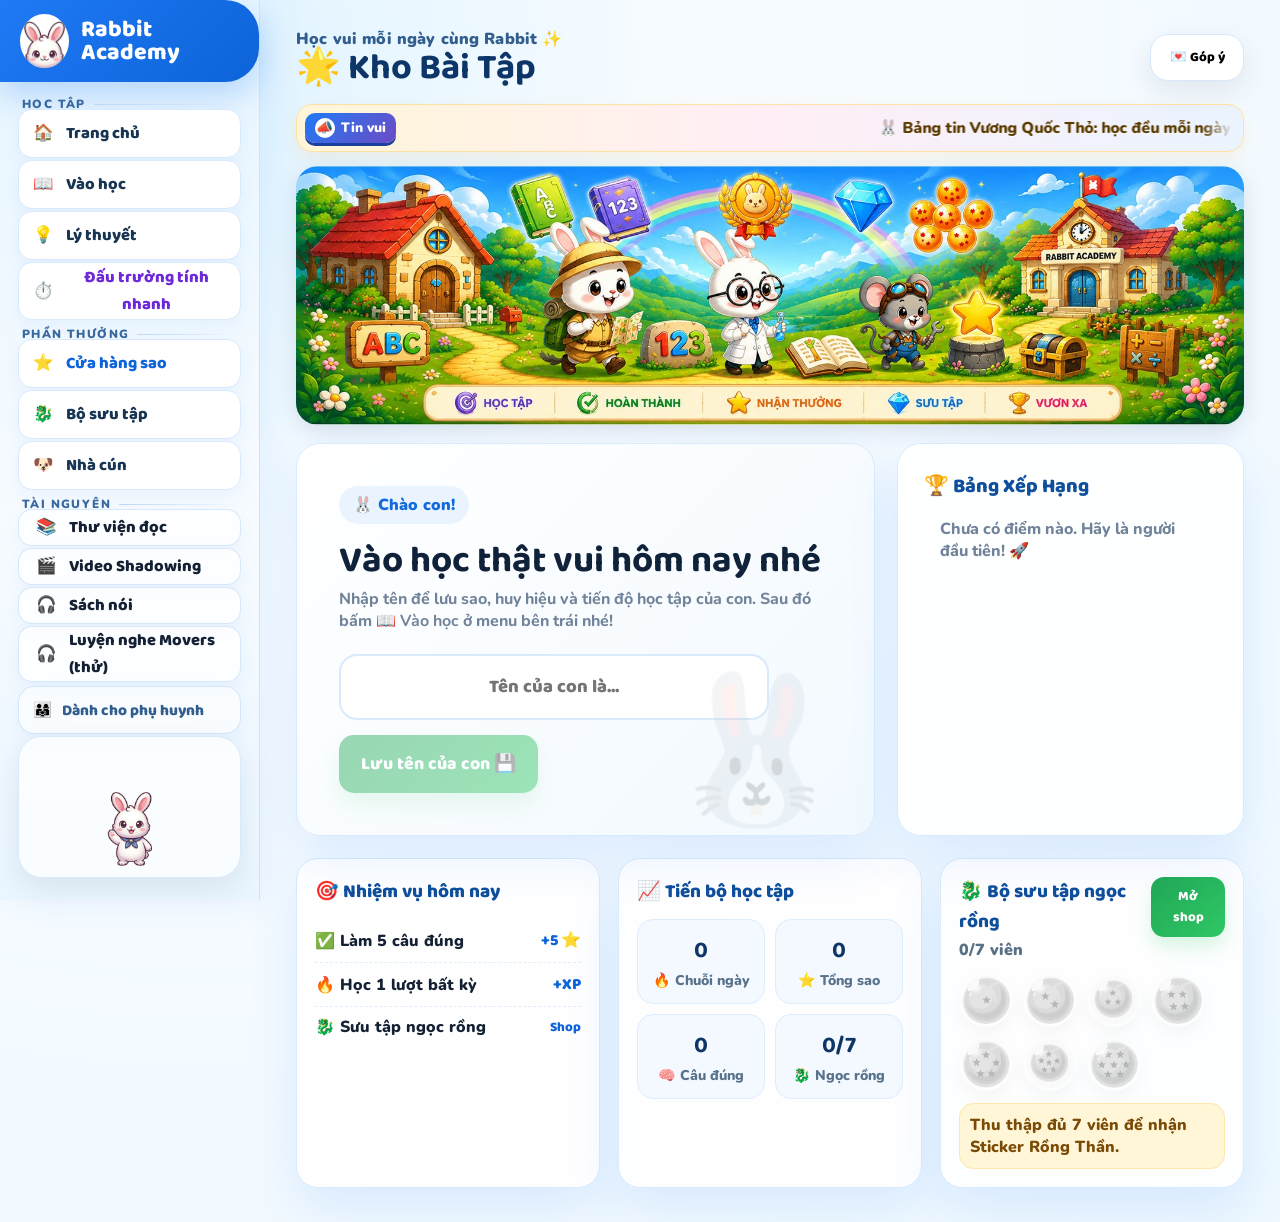
<file: index.html>
<!DOCTYPE html>
<html lang="vi">
<head>
  <meta charset="UTF-8" />
  <meta name="viewport" content="width=device-width, initial-scale=1.0" />
  <meta http-equiv="Cache-Control" content="no-cache, no-store, must-revalidate" />
  <meta http-equiv="Pragma" content="no-cache" />
  <meta http-equiv="Expires" content="0" />
  <!-- Chế độ thử (?pilot=1): vùng lưu riêng — phải nạp trước mọi script -->
  <script src="js/pilot-guard.js?v=20261012qt2"></script>

  <title>Rabbit Academy – Học vui cùng Anh Thư</title>

  <meta name="description"
        content="Rabbit Academy - Học vui cùng Anh Thư. Kho bài tập Toán, Tiếng Việt, Tiếng Anh lớp 2 và lớp 3, có sao thưởng, bộ sưu tập và báo cáo cho bố mẹ.">

  <!-- Favicon -->
  <link rel="icon" href="images/favicon.ico" sizes="any">
  <link rel="icon" type="image/png" sizes="192x192" href="images/rabbit-icon-192.png">
  <link rel="apple-touch-icon" sizes="180x180" href="images/apple-touch-icon.png">

  <!-- Preview khi share link -->
  <meta property="og:title" content="Rabbit Academy – Học vui cùng Anh Thư">
  <meta property="og:description"
        content="Kho bài tập Toán, Tiếng Việt, Tiếng Anh cho học sinh lớp 2 và lớp 3">
  <meta property="og:image" content="images/rabbit-og-image.png">
  <meta property="og:type" content="website">

  <meta name="theme-color" content="#1f7af5">

  <link href="https://fonts.googleapis.com/css2?family=Baloo+2:wght@400;600;700;800&family=Nunito:wght@400;600;700;800;900&display=swap" rel="stylesheet" />

  <link rel="stylesheet" href="audiobooks.css?v=20261014catalog13" />
  <link rel="stylesheet" href="style.css?v=20261102sp1" />
  <link rel="stylesheet" href="mobile-compact.css?v=20261119th1" />
  <link rel="stylesheet" href="decor.css?v=20261007c" />
  <link rel="stylesheet" href="qtypes.css?v=20261031sf1" />
  <link rel="stylesheet" href="theory.css?v=20261119th6" />
  <style>
    /* Hero banner trang chu - dung aspect-ratio dung ti le anh (~2.3:1) de
       banner LUON keo sat 2 mep (full width) MA KHONG can cat/zoom anh,
       bat ke man rong hay hep. */
    /* Hero banner trang chu - anh moi da duoc xuat dung ti le det (3.66:1)
       nen chi can dat dung aspect-ratio, khong phai lech object-position. */
    .home-hero-banner{
      width:100%;
      aspect-ratio: 3.66 / 1;
      margin:0 0 18px 0;
      border-radius:22px;
      overflow:hidden;
      box-shadow:0 6px 22px rgba(30,64,120,.14);
      line-height:0;
      background:#bfe6ff; /* mau nen tam thoi truoc khi anh tai xong */
    }
    .home-hero-banner img{
      width:100%;
      height:100%;
      object-fit:cover;
      object-position:center;
      display:block;
    }
    @media (max-width:600px){
      .home-hero-banner{
        aspect-ratio: 3.2 / 1; /* hep hon mot chut tren mobile cho gon */
        border-radius:16px;
        margin-bottom:14px;
      }
    }
  </style>
  <link rel="stylesheet" href="companion.css?v=20261119th1">
</head>
<body class="on-home">
  <div class="app-shell">
    <aside class="side-rail rail-with-companion">
      <div class="brand-block">
        <div class="brand-bunny"><img src="images/mascot/tho-avatar.webp?v=1" alt="Thỏ"></div>
        <div>
          <div class="brand-name">Rabbit Academy</div>
        </div>
      </div>

      <div class="rail-label">Học tập</div>
      <button class="rail-btn btn-nav" data-screen="register">🏠 <span class="lbl-long">Trang chủ</span><span class="lbl-short">Trang chủ</span></button>
      <button class="rail-btn btn-nav rail-btn-learn" data-screen="learn">📖 <span>Vào học</span></button>
      <button class="rail-btn btn-nav rail-btn-theory" data-screen="theory" title="Xem lại quy tắc khi quên">💡 <span>Lý thuyết</span></button>
      <button class="rail-btn btn-nav rail-btn-arena" data-screen="arena">⏱️ <span class="lbl-long">Đấu trường tính nhanh</span><span class="lbl-short">Tính nhanh</span></button>
      <div class="rail-label">Phần thưởng</div>
      <button class="rail-btn btn-nav" data-screen="shop">⭐ <span class="lbl-long">Cửa hàng sao</span><span class="lbl-short">Cửa hàng</span></button>
      <button class="rail-btn btn-nav" data-screen="collection">🐉 <span class="lbl-long">Bộ sưu tập</span><span class="lbl-short">Sưu tập</span></button>
      <button class="rail-btn btn-nav" data-screen="pet">🐶 <span>Nhà cún</span></button>
      <button class="rail-btn btn-nav hidden" data-screen="tournament">🏆 <span>Giải đấu</span></button>
      <div class="rail-label">Tài nguyên</div>
      <a class="rail-btn rail-link" href="https://padlet.com/buidanghongvan/grade-2-reading-library-icpys7pe3icyzhyb" target="_blank" rel="noopener noreferrer">📚 <span>Thư viện đọc</span></a>
      <a class="rail-btn rail-link" href="https://drive.google.com/drive/folders/176blqzrDt_KvZmekcqjDcThJdLGqdrP8" target="_blank" rel="noopener noreferrer">🎬 <span>Video Shadowing</span></a>
      <a class="rail-btn rail-link" href="https://thdoanthidiem.thuvien.edu.vn/tai-lieu/sach-noi" target="_blank" rel="noopener noreferrer" title="Danh mục sách nói — Thư viện Tiểu học Đoàn Thị Điểm">🎧 <span>Sách nói</span></a>
      <a class="rail-btn rail-link" href="/?pilot=1&amp;movers=1" target="_blank" rel="noopener noreferrer" title="Nghe thử Movers trong vùng riêng, không tính tiến độ học thật">🎧 <span>Luyện nghe Movers (thử)</span></a>
      <div class="rail-spacer"></div>
      <a class="rail-parent-link" href="#" id="footerParent">👨‍👩‍👧 <span class="lbl-long">Dành cho phụ huynh</span><span class="lbl-short">Phụ huynh</span></a>

      <div class="rail-mascot rail-companion">
        <div class="companion-bubble" role="status" aria-live="polite"></div>
        <button type="button" class="companion-button" title="Bấm Thỏ để xem lời cổ vũ" aria-label="Thỏ đồng hành — bấm để xem lời cổ vũ">
          <img src="images/mascot/tho-vay-tay.webp?v=1" alt="">
        </button>
      </div>
    </aside>

    <div class="app-content">
      <header class="topbar">
        <div>
          <div class="top-kicker" id="topKicker">Học vui mỗi ngày cùng Rabbit ✨</div>
          <h1>🌟 Kho Bài Tập</h1>
        </div>
        <div class="top-actions">
          <button class="pill-action" id="btnFeedback">💌 Góp ý</button>
        </div>
      </header>

      <main class="main">
        <section class="screen active" id="screenRegister">
          <div id="homeGreet" class="home-greet hidden"></div>
          <div id="homeProfile" class="home-card home-profile hidden"></div>
          <div id="todayCard" class="today-card hidden" aria-live="polite"></div>
          <div id="homeSide" class="home-side hidden">
            <div id="weekCard" class="week-card"></div>
            <div id="homeCollection" class="home-card home-coll"></div>
            <div id="homeBoard" class="home-card home-board"></div>
          </div>
          <div class="home-hero-banner">
            <img src="images/hero-banner.jpg?v=20261007c" alt="Vương Quốc Thỏ - Bé chăm học, mỗi ngày một giỏi"
                 onerror="this.closest('.home-hero-banner').style.display='none';" />
          </div>
          <div class="welcome-grid">
            <div class="hero-card">
              <div class="hero-badge">🐰 Chào con!</div>
              <h2>Vào học thật vui hôm nay nhé</h2>
              <p id="heroIntro">Nhập tên để lưu sao, huy hiệu và tiến độ học tập của con. Sau đó bấm <b>📖 Vào học</b> ở menu bên trái nhé!</p>
              <div id="heroRegister">
                <input class="name-input" id="nameInput" type="text" placeholder="Tên của con là..." maxlength="20" />
                <button class="btn-primary mt-15" id="btnStart" disabled>Lưu tên của con 💾</button>
              </div>
              <div id="heroWelcome" class="hero-welcome hidden">
                <div class="hero-welcome-emoji">🎉</div>
                <div class="hero-welcome-text">
                  <b id="heroWelcomeName">Xin chào!</b>
                  <span>Chúc mừng con đã điểm danh thành công, chúc con học tập thật vui vẻ nhé! 🌟</span>
                </div>
                <button class="btn-primary mt-15 btn-nav" data-screen="learn">📖 Vào học ngay</button>
              </div>
            </div>

            <div class="leaderboard-card card">
              <div class="card-subtitle">🏆 Bảng Xếp Hạng</div>
              <div class="lb-grade-tabs" id="lbGradeTabs">
                <button class="lb-grade-tab" data-grade="lop2">Lớp 2</button>
                <button class="lb-grade-tab" data-grade="lop3">Lớp 3</button>
                
              </div>
              <div id="lbList"><div class="loading-text">Đang tải xếp hạng...</div></div>
            </div>
          </div>

          <div class="home-widgets" id="homeWidgets">
            <div class="home-widget-card mission-card">
              <div class="home-widget-title">🎯 Nhiệm vụ hôm nay</div>
              <div id="dailyMissionList" class="mission-list"><div class="mission-line"><span>✅ Làm 5 câu đúng</span><b>+5 ⭐</b></div><div class="mission-line"><span>🔥 Học 1 lượt bất kỳ</span><b>+XP</b></div><div class="mission-line"><span>🐉 Sưu tập ngọc rồng</span><b>Shop</b></div></div>
            </div>
            <div class="home-widget-card progress-card">
              <div class="home-widget-title">📈 Tiến bộ học tập</div>
              <div id="learningProgressGrid" class="progress-mini-grid"><div class="progress-mini"><b>1</b><span>🔥 Chuỗi ngày</span></div><div class="progress-mini"><b>0</b><span>⭐ Tổng sao</span></div><div class="progress-mini"><b>0</b><span>🧠 Câu đúng</span></div><div class="progress-mini"><b>#1</b><span>🏆 Lớp 2</span></div></div>
            </div>
            <div class="home-widget-card dragon-card">
              <div class="home-widget-head">
                <div>
                  <div class="home-widget-title">🐉 Bộ sưu tập ngọc rồng</div>
                  <div id="dragonProgressText" class="dragon-progress-text">0/7 viên</div>
                </div>
                <button class="mini-green-btn" id="btnOpenDragonShop" type="button">Mở shop</button>
              </div>
              <div id="homeDragonBalls" class="dragon-ball-row"><div class="dragon-ball-icon locked"><img src="images/rewards/dragonballs/dragonball_1.png" alt="Ngọc rồng 1 sao" onerror="this.style.display='none';this.parentNode.querySelector('.dragon-fallback').style.display='grid';"><span class="dragon-fallback" style="display:none">★</span></div><div class="dragon-ball-icon locked"><img src="images/rewards/dragonballs/dragonball_2.png" alt="Ngọc rồng 2 sao" onerror="this.style.display='none';this.parentNode.querySelector('.dragon-fallback').style.display='grid';"><span class="dragon-fallback" style="display:none">★★</span></div><div class="dragon-ball-icon locked"><img src="images/rewards/dragonballs/dragonball_3.png" alt="Ngọc rồng 3 sao" onerror="this.style.display='none';this.parentNode.querySelector('.dragon-fallback').style.display='grid';"><span class="dragon-fallback" style="display:none">★★★</span></div><div class="dragon-ball-icon locked"><img src="images/rewards/dragonballs/dragonball_4.png" alt="Ngọc rồng 4 sao" onerror="this.style.display='none';this.parentNode.querySelector('.dragon-fallback').style.display='grid';"><span class="dragon-fallback" style="display:none">★★★★</span></div><div class="dragon-ball-icon locked"><img src="images/rewards/dragonballs/dragonball_5.png" alt="Ngọc rồng 5 sao" onerror="this.style.display='none';this.parentNode.querySelector('.dragon-fallback').style.display='grid';"><span class="dragon-fallback" style="display:none">★★★★★</span></div><div class="dragon-ball-icon locked"><img src="images/rewards/dragonballs/dragonball_6.png" alt="Ngọc rồng 6 sao" onerror="this.style.display='none';this.parentNode.querySelector('.dragon-fallback').style.display='grid';"><span class="dragon-fallback" style="display:none">★★★★★★</span></div><div class="dragon-ball-icon locked"><img src="images/rewards/dragonballs/dragonball_7.png" alt="Ngọc rồng 7 sao" onerror="this.style.display='none';this.parentNode.querySelector('.dragon-fallback').style.display='grid';"><span class="dragon-fallback" style="display:none">★★★★★★★</span></div></div>
              <div id="dragonHint" class="dragon-hint">Thu thập đủ 7 viên để nhận Sticker Rồng Thần.</div>
            </div>
          </div>
        </section>

        <section class="screen" id="screenGrade">
          <div class="page-heading centered">
            <div class="heading-icon">🎓</div>
            <h2>Con đang học lớp mấy?</h2>
            <p>Chọn lớp của con để vào học nhé!</p>
          </div>
          <div class="grade-grid">
            <div class="grade-card" data-grade="lop2"><div class="grade-icon">📗</div><div class="grade-name">Lớp 2</div><div class="grade-status">✅ Đang mở</div></div>
            <div class="grade-card" data-grade="lop3"><div class="grade-icon">📘</div><div class="grade-name">Lớp 3</div><div class="grade-status">✅ Đang mở</div></div>
            <div class="grade-card grade-locked hidden" data-grade="lop4"><div class="grade-icon">📙</div><div class="grade-name">Lớp 4</div><div class="grade-status">🌴 Nghỉ hè</div></div>
            <div class="grade-card grade-locked hidden" data-grade="lop5"><div class="grade-icon">📕</div><div class="grade-name">Lớp 5</div><div class="grade-status">🌴 Nghỉ hè</div></div>
          </div>
        </section>

        <section class="screen" id="screenSubject">
          <div class="learning-layout">
            <section class="learn-panel">
              <div class="page-heading row-heading">
                <button class="btn-nav soft-back" data-screen="grade">← Đổi lớp</button>
                <div>
                  <h2 id="currentGradeLabel">📚 Lớp 3 - Học gì hôm nay?</h2>
                  <p>Chọn môn học con thích nhé!</p>
                </div>
              </div>
              <div id="subjectList" class="subject-list"></div>
            </section>

            <aside class="profile-panel">
              <div class="profile-card">
                <div class="profile-top">
                  <div class="profile-avatar">🐰</div>
                  <div>
                    <div class="card-title-small" id="subName">Chào con!</div>
                    <div id="title-area" class="title-tag">🌱 Người mới bắt đầu</div>
                  </div>
                </div>
                <div class="profile-stars">⭐ <b id="profileStarMirror">0</b><span>Sao của con</span></div>
                <div id="badge-area" class="badge-area"></div>
                <button class="btn-primary btn-small" id="btnRedeemBadge">🏅 Nâng cấp huy hiệu</button>
              </div>

              <div class="profile-card inventory-card">
                <div class="panel-title">🎒 Túi đồ</div>
                <div id="inventory-area" class="inventory-area"><div class="empty-inventory">Túi đồ trống. Hãy tích sao để mua sticker nhé! 🌟</div></div>
                <button class="btn-secondary btn-nav" data-screen="shop">🏪 Mở cửa hàng</button>
              </div>
            </aside>
          </div>
        </section>

        <section class="screen" id="screenTopic">
          <div class="quiz-hdr glassbar">
            <button class="btn-nav" data-screen="subject">🏠 <span>Trang chủ</span></button>
            <div id="topicMenuTitle" class="quiz-hdr-title">Chọn chủ đề</div>
          </div>
          <div id="topicList" class="topic-list"></div>
        </section>

        <section class="screen" id="screenQuiz">
          <div class="quiz-wrap">
            <div class="quiz-hdr glassbar">
              <button class="btn-nav" data-screen="topic">← <span>Quay lại</span></button>
              <div class="score-badge">⭐ <span id="scoreDisp">0</span></div>
            </div>
            <div class="prog-bar"><div class="prog-fill" id="progFill"></div></div>
            <div class="question-card card">
              <div class="quiz-topic-name" id="quizTopicName"></div>
              <div id="qText" class="q-text"></div>
              <div id="qGloss" class="q-gloss hidden" lang="vi"></div>
              <div id="qImage" class="q-image" style="display:none"></div>
            </div>
            <div class="answers" id="ansGrid"></div>
            <div class="feedback" id="feedback"><div id="fbText" class="fb-text"></div><div id="fbAns" class="fb-ans"></div></div>
            <button class="btn-next hidden" id="btnNext">Câu tiếp theo →</button>
          </div>
        </section>

        <section class="screen" id="screenResult">
          <div class="result-wrap">
            <div class="result-card card">
              <div class="result-emoji" id="resMascot">🎉</div>
              <div class="result-title">Hoàn thành rồi!</div>
              <div id="resScore" class="result-score">0/10</div>
              <div class="result-msg">Con đã tích thêm được sao rồi đấy!</div>
              <div id="resExtra" class="res-extra"></div>
              <button class="btn-secondary res-pick" id="btnContinue">📚 Chọn bài khác</button>
            </div>
          </div>
        </section>

        <section class="screen" id="screenShop">
          <div class="shop-layout">
            <section class="shop-board">
              <div class="shop-hero">
                <div>
                  <div class="shop-kicker">🏪 Cửa hàng đổi thưởng</div>
                  <h2>Cửa hàng của bé</h2>
                  <p>Dùng sao để đổi sticker, huy hiệu và phần thưởng thú vị nhé!</p>
                </div>
                <div class="shop-stars-card"><div class="star-big">⭐</div><div><b id="shopStarCount">0</b><span>Sao của bạn</span></div></div>
              </div>
              <div class="shop-panel-header">
                <div><h3>🎁 Phần thưởng</h3><p>Mỗi phần thưởng chỉ cần đổi 1 lần.</p></div>
                <select id="shopFilter" class="shop-filter"><option value="all">Tất cả</option><option value="affordable">Đủ sao</option><option value="owned">Đã sở hữu</option></select>
              </div>
              <div id="shopItems" class="reward-grid"></div>
              <div class="shop-note">💡 Mỗi ngày học một chút, sao sẽ nhiều lên rất nhanh!</div>
            </section>

            <aside class="shop-status-panel">
              <div class="badge-showcase">
                <h3>🏅 Huy hiệu của bạn</h3>
                <div id="shopBadgePreview" class="badge-preview-empty">Chưa có huy hiệu</div>
                <button class="shop-upgrade-btn" id="btnRedeemBadgeShop">Nâng cấp huy hiệu</button>
              </div>
              <div class="badge-upgrade-list">
                <div class="upgrade-row"><span>🥉 Đồng</span><b>10 ⭐</b></div>
                <div class="upgrade-row"><span>🥈 Bạc</span><b>20 ⭐</b></div>
                <div class="upgrade-row"><span>🥇 Vàng</span><b>30 ⭐</b></div>
              </div>
              <div class="tip-box"><b>🌟 Mẹo nhỏ</b><ul><li>Hoàn thành bài tập để nhận sao.</li><li>Ôn lại câu sai để tiến bộ.</li><li>Đổi quà để có thêm động lực.</li></ul></div>
            </aside>
          </div>
        </section>

        <section class="screen" id="screenArena">
          <div class="arena-wrap">
            <div class="quiz-hdr glassbar">
              <button class="btn-nav" data-screen="register">🏠 <span>Trang chủ</span></button>
              <div class="quiz-hdr-title">⏱️ Đấu trường tính nhanh</div>
              <span></span>
            </div>
            <div id="arenaBody"></div>
          </div>
        </section>

        <section class="screen" id="screenCollection">
          <div class="collection-wrap">
            <div class="quiz-hdr glassbar">
              <button class="btn-nav" data-screen="subject">🏠 <span>Trang chủ</span></button>
              <div class="quiz-hdr-title">🐉 Bộ sưu tập ngọc rồng</div>
              <button class="btn-primary" id="btnCollectionShop" type="button">Mở shop</button>
            </div>
            <div class="collection-hero card">
              <div>
                <div class="shop-kicker">🎒 Bộ sưu tập</div>
                <h2>Thu thập 7 viên ngọc rồng</h2>
                <p>Đủ 7 viên sẽ tự mở khóa Sticker Rồng Thần trong túi đồ.</p>
              </div>
              <div id="collectionRewardBadge" class="collection-reward-badge">🐉</div>
            </div>
            <div id="collectionDragonGrid" class="collection-dragon-grid"></div>
            <div id="collectionStickerArea"></div>
          </div>
        </section>

        <section class="screen" id="screenPin">
          <div class="pin-wrap"><div class="card pin-card"><div class="card-title">👨‍👩‍👧 Khu vực Bố Mẹ</div><div class="pin-desc">Nhập mã PIN 4 số để xem báo cáo học tập của con</div><input type="password" inputmode="numeric" maxlength="4" pattern="[0-9]*" class="pin-input" id="pinInput" placeholder="••••" /><div id="pinError" class="pin-error hidden">Sai mã PIN. Thử lại nhé!</div><button class="btn-primary mt-15" id="btnPinSubmit">Vào xem 🔓</button><button class="btn-secondary mt-15" id="btnPinBack">← Quay lại</button><div class="pin-hint" id="pinHint"></div></div></div>
        </section>

        <section class="screen" id="screenParent">
          <div class="parent-wrap">
            <div class="quiz-hdr glassbar"><button class="btn-nav" data-screen="register">🏠 <span>Trang chủ</span></button><div class="quiz-hdr-title">📊 Báo cáo học tập</div><button class="btn-nav" id="btnChangePin">🔑 Đổi PIN</button></div>
            <div class="card card-compact"><label class="parent-label">Xem báo cáo của:</label><select id="parentNameSelect" class="parent-select"></select></div>
            <div class="card" id="parentSummary"><h3 class="parent-section-title">📈 Tóm tắt 7 ngày gần nhất</h3><div id="summaryContent"><div class="loading-text">Đang tải...</div></div></div>
            <div class="card" id="parentDaily"><h3 class="parent-section-title">📅 Chi tiết theo ngày</h3><div id="dailyContent"><div class="loading-text">Đang tải...</div></div></div>
          </div>
        </section>
        <section class="screen" id="screenTournament">
          <div class="quiz-hdr glassbar">
            <button class="btn-nav" data-screen="register">🏠 <span>Trang chủ</span></button>
            <div class="quiz-hdr-title">🏆 Giải đấu</div>
          </div>
          <div class="coming-soon-wrap">
            <div class="coming-soon-card card">
              <div class="coming-soon-emoji">🏆</div>
              <h2>Giải đấu — Sắp ra mắt!</h2>
              <p>Sắp tới các bé sẽ được thi đấu vui cùng bạn bè, leo bảng xếp hạng và nhận huy chương. Hãy chăm học để sẵn sàng nhé! 🌟</p>
              <button class="btn-primary btn-nav" data-screen="learn">📖 Vào học ngay</button>
            </div>
          </div>
        </section>
        <section class="screen" id="screenTheory" aria-label="Lý thuyết">
          <div class="theory-wrap">
            <div class="quiz-hdr glassbar">
              <button class="btn-nav" data-screen="register">🏠 <span>Trang chủ</span></button>
              <div class="quiz-hdr-title">💡 Lý thuyết</div>
              <span></span>
            </div>
            <div id="theoryBody" aria-live="polite"></div>
          </div>
        </section>
        <section class="screen" id="screenPet" aria-label="Nhà cún"></section>
      </main>
    </div>
  </div>

  <script src="js/storage.js?v=20261012qt2"></script>
  <script src="js/learning-engine.js?v=20261012qt2"></script>
  <script src="js/table-gen.js?v=20261012qt2"></script>
  <script src="js/gen-b1b3.js?v=20261007c"></script>
  <script src="js/toan-batch1.js?v=20261106math4"></script>
  <script src="js/toan-batch1-adapter.js?v=20261106math4"></script>
  <script src="js/toan-batch1-web.js?v=20261106math4"></script>
  <script src="js/api.js?v=20261106math4"></script>
  <script src="js/arena.js?v=20261007c"></script>
  <script src="js/speak.js?v=20261110mv1"></script>
  <script src="js/qtypes/registry.js?v=20261012qt2"></script>
  <script src="js/qtypes/listen-pick.js?v=20261012qt2"></script>
  <script src="js/qtypes/spell-fix.js?v=20261031sf1"></script>
  <script src="js/qtypes/order.js?v=20261012qt2"></script>
  <script src="js/quiz.js?v=20261119th3"></script>
  <script src="js/theory.js?v=20261121th8"></script>
  <script src="js/achieve.js?v=20261007c"></script>
  <script src="js/decor.js?v=20261007c"></script>
  <script src="js/dragonball.js?v=20261007c"></script>
  <script src="js/skill-report.js?v=20261012qt2"></script>
  <script src="js/parent-dashboard.js?v=20261012qt2"></script>
  <script src="js/cloud.js?v=20261012qt2"></script>
  <link rel="stylesheet" href="pet.css?v=20261008pet1" />
  <script src="js/pet-room.js?v=20261008pet1"></script>
  <script src="js/pet-accessories.js?v=20261008pet1"></script>
  <script src="js/pet.js?v=20261031sf1"></script>
  <script src="js/pet-adult-art-v3.js?v=20261008pet1"></script>
  <script src="js/pet-view.js?v=20261009pet2"></script>
  <script src="js/companion.js?v=20261009rabbit1"></script>
  <script src="js/audiobooks.js?v=20261014catalog13"></script>
  <script src="js/spell-pilot.js?v=20261031sf1"></script>
  <script src="js/app.js?v=20261119th1"></script>
  <script src="js/today.js?v=20261106math4"></script>
  <script src="js/guest-flow-guard.js?v=20261009topics1"></script>
  <script src="js/movers-pilot.js?v=20261110mv3"></script>
</body>
</html>
</file>
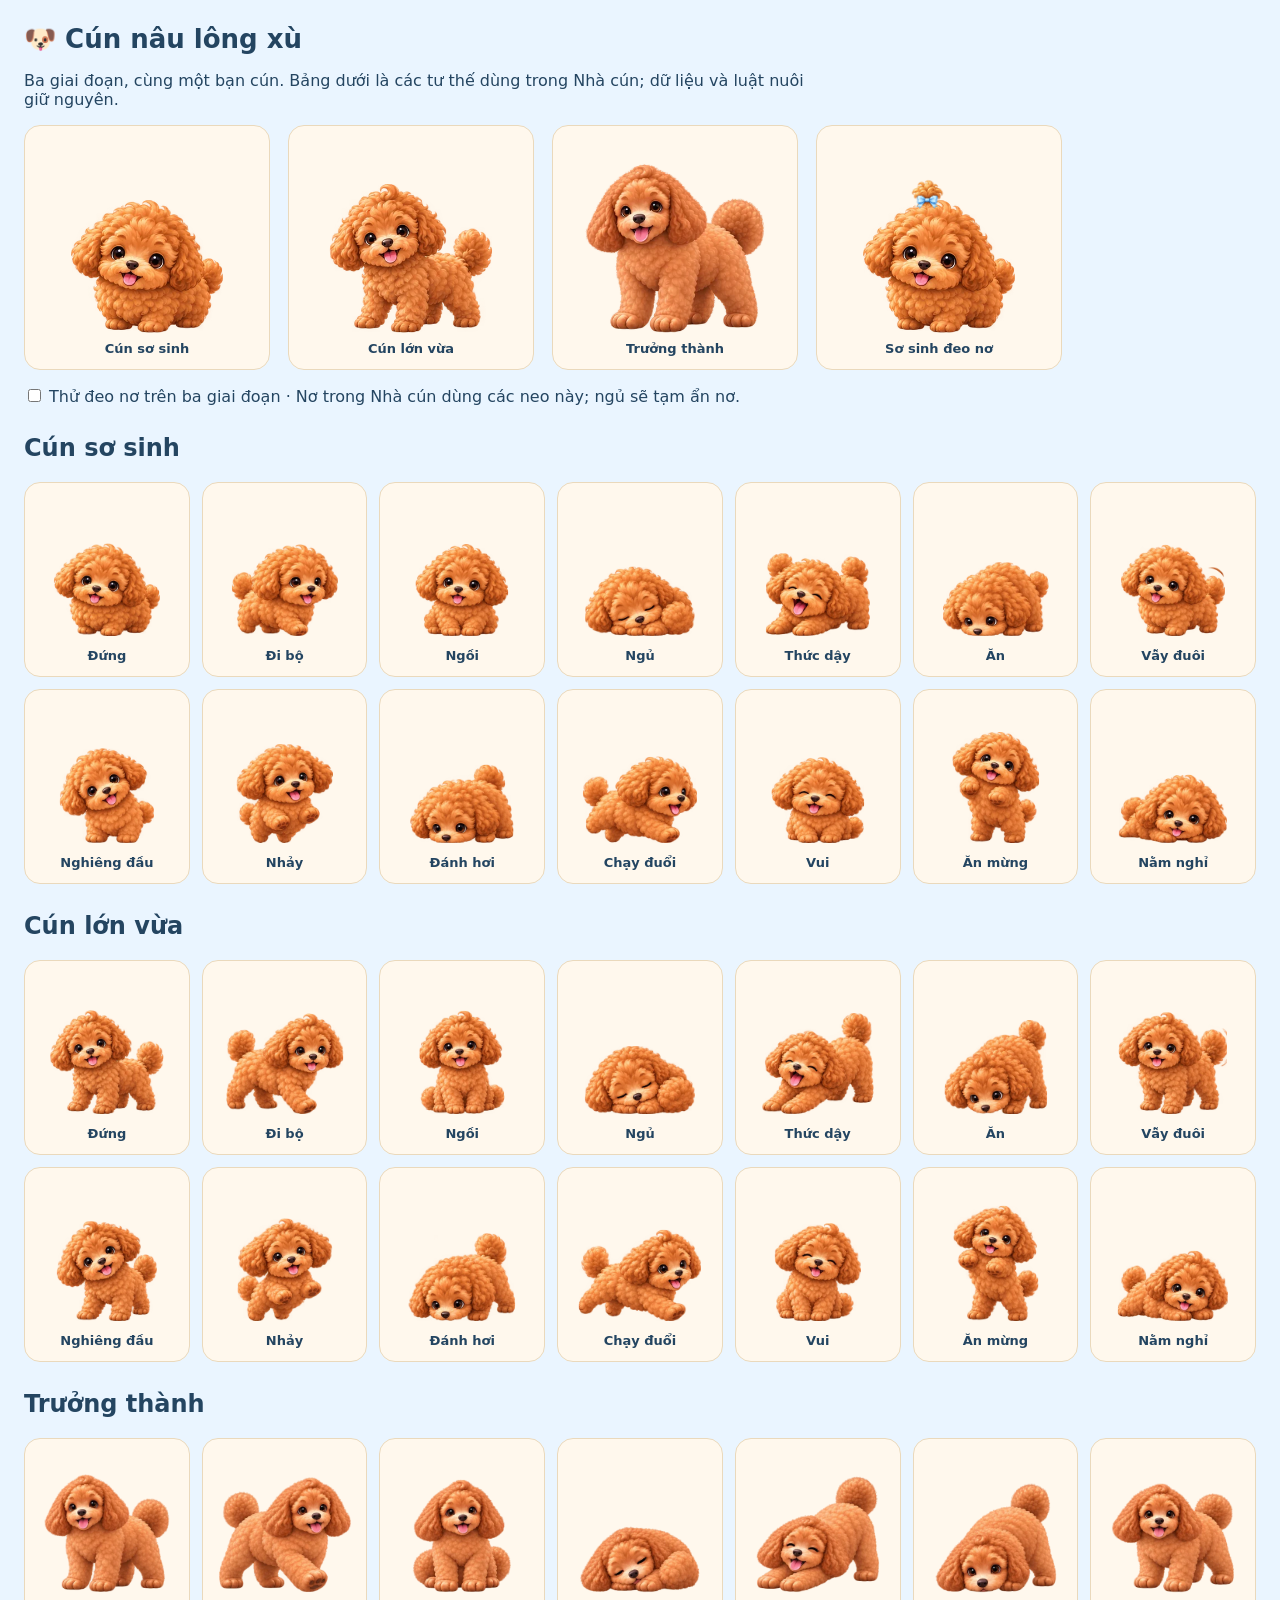
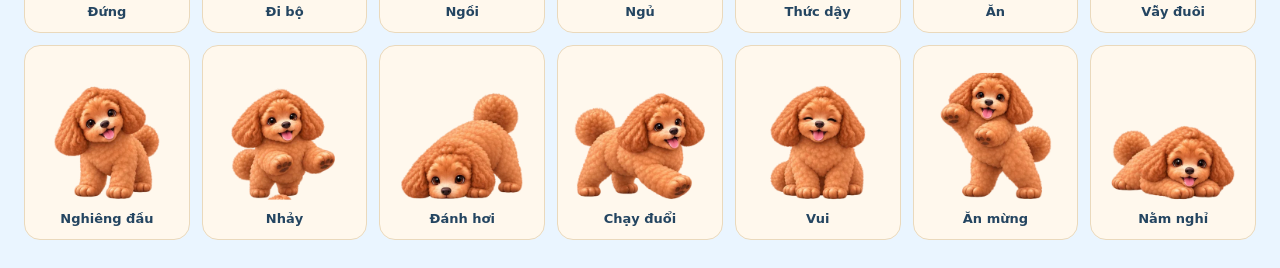
<file: docs/pet-art-preview.html>
<!doctype html><html lang="vi"><meta charset="utf-8"><meta name="viewport" content="width=device-width,initial-scale=1">
<title>Bộ hình cún nâu — duyệt tư thế</title>
<style>body{font:16px system-ui;background:#eaf5ff;color:#244561;margin:24px}h1{font-size:26px}p{max-width:800px}section{margin:28px 0}.grid{display:grid;grid-template-columns:repeat(auto-fit,minmax(150px,1fr));gap:12px}.card{background:#fff8ed;padding:12px;border-radius:16px;text-align:center;border:1px solid #ead9bc}.card svg{display:block;width:100%;height:150px}.card b{font-size:13px}#growth{display:flex;flex-wrap:wrap;gap:18px}#growth .card{width:220px}#growth svg{height:200px}</style>
<h1>🐶 Cún nâu lông xù</h1><p>Ba giai đoạn, cùng một bạn cún. Bảng dưới là các tư thế dùng trong Nhà cún; dữ liệu và luật nuôi giữ nguyên.</p>
<div id="growth"></div><p><label><input type="checkbox" id="tryBow"> Thử đeo nơ trên ba giai đoạn</label> · Nơ trong Nhà cún dùng các neo này; ngủ sẽ tạm ẩn nơ.</p><main id="poses"></main>
<script src="../js/pet-accessories.js?v=20261008pet1"></script><script src="../js/pet-adult-art-v3.js?v=20261008pet1"></script><script src="../js/pet-view.js?v=20261008pet1"></script>
<script>
PetView.artPath=s=>'../assets/pet/dog-fluffy-brown-stage'+s+(s===2?'-v3.webp':'-v2.webp');
PetView.bowPath=()=>'../assets/pet/bow-blue-tuft-v1.webp';
const stages=['Cún sơ sinh','Cún lớn vừa','Trưởng thành'];
const names={idle:'Đứng',walk:'Đi bộ',sit:'Ngồi',sleep:'Ngủ',wake:'Thức dậy',eat:'Ăn',wag:'Vẫy đuôi',tilt:'Nghiêng đầu',hop:'Nhảy',sniff:'Đánh hơi',chase:'Chạy đuổi',happy:'Vui',celebrate:'Ăn mừng',rest:'Nằm nghỉ'};
document.getElementById('growth').innerHTML=stages.map((s,i)=>'<div class="card">'+PetView.svg(i)+'<b>'+s+'</b></div>').join('')+'<div class="card">'+PetView.svg(0,'idle',undefined,true)+'<b>Sơ sinh đeo nơ</b></div>';
function drawPoses(){const bow=document.getElementById('tryBow').checked;document.getElementById('poses').innerHTML=stages.map((s,i)=>'<section><h2>'+s+'</h2><div class="grid">'+Object.entries(names).map(([pose,label])=>'<div class="card">'+PetView.svg(i,pose,undefined,bow)+'<b>'+label+'</b></div>').join('')+'</div></section>').join('');}
document.getElementById('tryBow').onchange=drawPoses;drawPoses();
</script></html>
</file>
<file: audiobooks.css>
.audiobook-dialog{width:min(540px,calc(100% - 24px));max-height:calc(100dvh - 32px);overflow:auto;margin:auto;border:1px solid #cfe4fa;border-radius:22px;padding:24px;color:#142033;background:#fff;font-family:var(--font-body);box-shadow:0 16px 60px #14203340}
.audiobook-dialog::backdrop{background:#14203380}
.audiobook-dialog h2{padding-right:40px;font-size:1.5rem;margin-bottom:12px}
.audiobook-dialog .ab-close{position:absolute;top:12px;right:12px}
.audiobook-dialog button,.audiobook-dialog select,.audiobook-dialog a{min-height:44px;font:inherit}
.audiobook-dialog button,.audiobook-dialog select{border:1px solid #bcd9f5;border-radius:10px;padding:8px 12px;background:#eff7ff;color:#0d63d8;cursor:pointer}
.audiobook-dialog audio{display:block;width:100%;margin:16px 0}
.ab-source{color:#39699e}.ab-status{margin-top:12px;min-height:3em}.ab-tools{display:flex;gap:10px;flex-wrap:wrap;align-items:center;margin-bottom:12px}.ab-tools label{display:flex;gap:8px;align-items:center}.audiobook-dialog a{display:inline-flex;align-items:center;margin-top:12px;color:#0d63d8}
.audiobook-dialog :focus-visible{outline:3px solid #1769e0;outline-offset:3px}

.ab-book-label{display:block;margin:12px 0;font-weight:800}.ab-book-label select{display:block;width:100%;max-width:100%;margin-top:8px;color:#142033}.audiobook-dialog h2{overflow-wrap:anywhere}.ab-source{margin-top:12px}
</file>
<file: style.css>
:root{
  --blue:#1f7af5;--blue2:#0d63d8;--sky:#eaf6ff;--sky2:#f7fbff;--green:#2fc765;--green2:#21a856;--red:#ef3d2f;--orange:#f28b22;--yellow:#ffc928;--ink:#142033;--muted:#71839a;--line:#d9eafd;--card:#ffffff;--soft:#f4f9ff;
  --shadow:0 20px 50px rgba(31,122,245,.12);--shadow2:0 10px 28px rgba(20,32,51,.09);--radius:24px;--font-body:'Nunito',sans-serif;--font-display:'Baloo 2',sans-serif;
}
*{box-sizing:border-box;margin:0;padding:0}body{font-family:var(--font-body);min-height:100vh;color:var(--ink);background:radial-gradient(circle at 15% 5%,#dff3ff 0,#f8fcff 32%,#eef8ff 100%);overflow-x:hidden}.app-shell{min-height:100vh;display:grid;grid-template-columns:260px 1fr}.side-rail{position:sticky;top:0;height:100vh;background:linear-gradient(180deg,#e6f5ff,#f7fbff 58%,#eaf6ff);border-right:1px solid #cfe4fa;padding:22px 18px;display:flex;flex-direction:column;gap:14px;box-shadow:10px 0 35px rgba(31,122,245,.08);z-index:5}.brand-block{background:linear-gradient(135deg,var(--blue),var(--blue2));color:white;border-radius:0 34px 34px 0;margin:-22px -18px 16px -18px;padding:24px 20px;display:flex;gap:12px;align-items:center;box-shadow:0 14px 32px rgba(31,122,245,.25)}.brand-bunny{width:54px;height:54px;background:white;border-radius:50%;display:grid;place-items:center;font-size:2rem}.brand-name{font-family:var(--font-display);font-weight:900;font-size:1.45rem;line-height:1}.brand-grade{display:inline-block;margin-top:7px;background:#ffe56b;color:#0c58bf;font-weight:900;padding:4px 14px;border-radius:999px}.rail-btn,.rail-link{height:58px;border:0;text-decoration:none;color:#142033;background:rgba(255,255,255,.78);border:1px solid rgba(207,228,250,.85);border-radius:14px;padding:0 17px;display:flex;align-items:center;gap:12px;font-family:var(--font-display);font-weight:850;font-size:1.03rem;cursor:pointer;box-shadow:0 7px 18px rgba(31,122,245,.06);transition:.18s}.rail-btn:hover,.rail-link:hover{transform:translateY(-2px);background:white;border-color:#9dcbfb}.rail-btn[data-screen="shop"]{color:#0e64d8}.rail-mascot{margin-top:auto;background:rgba(255,255,255,.76);border:1px solid #d8eafa;border-radius:24px;padding:14px;text-align:center;box-shadow:var(--shadow2)}.mascot-face{font-size:4rem}.mascot-text{background:#fff9e6;border:1px solid #ffe4a5;border-radius:16px;padding:10px;font-weight:750;color:#4c3b20}.app-content{min-width:0}.topbar{padding:28px 36px 18px;display:flex;justify-content:space-between;align-items:center;gap:20px}.top-kicker{color:#315e8d;font-weight:800}.topbar h1{font-family:var(--font-display);font-size:2.25rem;color:#0e3568;line-height:1}.top-actions{display:flex;gap:14px;align-items:center}.pill-action{border:1px solid #d7e8fb;background:white;border-radius:18px;padding:12px 18px;font-family:var(--font-display);font-weight:850;cursor:pointer;box-shadow:var(--shadow2)}.star-wallet{min-width:145px;background:white;border:1px solid #d7e8fb;border-radius:18px;padding:10px 18px;text-align:center;box-shadow:var(--shadow2);font-family:var(--font-display);font-weight:900;color:#0d63d8}.star-wallet span{font-size:1.5rem;margin:0 5px}.star-wallet small{display:block;color:#3c73aa}.main{padding:0 36px 34px}.screen{display:none}.screen.active{display:block;animation:fadeInUp .35s ease}.card,.hero-card,.profile-card,.shop-board,.shop-status-panel{background:rgba(255,255,255,.9);border:1px solid #d9eafd;border-radius:var(--radius);box-shadow:var(--shadow);backdrop-filter:blur(10px)}.welcome-grid{display:grid;grid-template-columns:minmax(0,1.25fr) minmax(300px,.75fr);gap:22px;align-items:stretch}.hero-card{padding:42px;min-height:360px;background:linear-gradient(135deg,#fff,#f2f9ff);position:relative;overflow:hidden}.hero-card:after{content:'🐰';position:absolute;right:28px;bottom:-15px;font-size:9rem;opacity:.16}.hero-badge{display:inline-block;background:#eaf4ff;color:#126bdc;border-radius:999px;padding:8px 14px;font-weight:900}.hero-card h2{font-family:var(--font-display);font-size:2.3rem;line-height:1.05;margin:18px 0 8px;color:#10213a}.hero-card p{font-weight:750;color:var(--muted);max-width:520px}.name-input{width:100%;max-width:430px;margin-top:22px;border:2px solid #d9eafd;border-radius:18px;padding:16px 18px;font-family:var(--font-display);font-weight:800;font-size:1.15rem;text-align:center;outline:0;background:white}.name-input:focus{border-color:#6db5ff;box-shadow:0 0 0 5px rgba(31,122,245,.09)}.leaderboard-card{padding:26px}.card-subtitle,.card-title,.panel-title{font-family:var(--font-display);font-weight:900;color:#0f4f9c;font-size:1.25rem}.btn-primary,.btn-next,.shop-upgrade-btn,.reward-buy-btn{border:0;border-radius:15px;background:linear-gradient(135deg,var(--green2),var(--green));color:white;font-family:var(--font-display);font-weight:900;cursor:pointer;box-shadow:0 12px 22px rgba(47,199,101,.22);transition:.18s}.btn-primary{padding:15px 22px;font-size:1.1rem}.btn-primary:hover:not(:disabled),.btn-next:hover,.reward-buy-btn:hover:not(:disabled),.shop-upgrade-btn:hover{transform:translateY(-2px)}.btn-primary:disabled{opacity:.45;cursor:not-allowed}.btn-secondary,.btn-nav{border:1px solid #d9eafd;background:white;border-radius:14px;color:#183553;padding:10px 14px;font-family:var(--font-display);font-weight:850;cursor:pointer;text-decoration:none}.btn-small{width:100%;padding:12px}.mt-15{margin-top:15px}.page-heading{margin-bottom:20px}.page-heading.centered{text-align:center}.heading-icon{font-size:3rem}.page-heading h2{font-family:var(--font-display);font-size:2rem;color:#0f4f9c}.page-heading p{color:var(--muted);font-weight:750}.grade-grid{display:grid;grid-template-columns:repeat(4,minmax(140px,1fr));gap:18px}.grade-card{background:white;border:2px solid #d9eafd;border-radius:24px;padding:26px 16px;text-align:center;cursor:pointer;box-shadow:var(--shadow2);transition:.2s}.grade-card:hover{transform:translateY(-5px);box-shadow:var(--shadow)}.grade-active{border-color:#58bdff;background:linear-gradient(180deg,#fff,#edf8ff)}.grade-locked{opacity:.82}.grade-icon{font-size:3rem}.grade-name{font-family:var(--font-display);font-size:1.35rem;font-weight:900}.grade-status{font-weight:850;color:var(--orange)}.learning-layout{display:grid;grid-template-columns:minmax(0,1fr) 330px;gap:22px}.learn-panel{background:rgba(255,255,255,.72);border:1px solid #d9eafd;border-radius:28px;padding:22px;box-shadow:var(--shadow)}.row-heading{display:flex;gap:14px;align-items:center}.soft-back{height:42px}.subject-list,.topic-list{display:grid;grid-template-columns:repeat(2,minmax(0,1fr));gap:14px}.sub-card,.topic-card{background:white;border:2px solid #dbeeff;border-radius:20px;padding:18px;display:flex;align-items:center;gap:14px;cursor:pointer;box-shadow:0 10px 24px rgba(31,122,245,.07);transition:.18s}.sub-card:hover,.topic-card:hover{transform:translateY(-4px);border-color:#8ccaed;box-shadow:0 16px 34px rgba(31,122,245,.12)}.sub-icon,.topic-icon{width:56px;height:56px;border-radius:16px;background:#eef8ff;display:grid;place-items:center;font-size:2rem}.sub-name,.topic-name{font-family:var(--font-display);font-weight:900;font-size:1.13rem}.sub-meta{color:var(--muted);font-weight:750}.profile-panel{display:flex;flex-direction:column;gap:18px}.profile-card{padding:18px}.profile-top{display:flex;align-items:center;gap:12px}.profile-avatar{width:62px;height:62px;border-radius:50%;background:#eaf6ff;display:grid;place-items:center;font-size:2.2rem;border:1px solid #d6ebff}.title-tag{display:inline-block;margin-top:6px;background:#fff0bd;color:#735112;border-radius:999px;padding:4px 10px;font-weight:900}.profile-stars{margin:16px 0;background:linear-gradient(135deg,#0d74e9,#1f8bff);color:white;border-radius:18px;padding:16px;text-align:center;font-family:var(--font-display);font-weight:900}.profile-stars b{font-size:2rem;margin:0 5px}.profile-stars span{display:block;font-size:.9rem}.badge-area,.inventory-area{min-height:70px;display:flex;align-items:center;justify-content:center;gap:8px;flex-wrap:wrap}.inventory-area img,.reward-img{object-fit:contain;filter:drop-shadow(0 8px 8px rgba(0,0,0,.1))}.empty-inventory{font-weight:750;color:var(--muted);text-align:center}.quiz-wrap,.result-wrap,.pin-wrap,.parent-wrap{max-width:880px;margin:0 auto}.glassbar{background:rgba(255,255,255,.86);border:1px solid #d9eafd;border-radius:22px;box-shadow:var(--shadow2)}.quiz-hdr{display:flex;align-items:center;justify-content:space-between;padding:13px 15px;margin-bottom:16px}.quiz-hdr-title{font-family:var(--font-display);font-weight:900;font-size:1.2rem}.score-badge{background:#fff0aa;border:1px solid #ffe079;border-radius:15px;padding:8px 16px;font-family:var(--font-display);font-weight:900;color:#9c5c00}.prog-bar{height:14px;border-radius:999px;background:#dceeff;overflow:hidden;margin-bottom:16px}.prog-fill{height:100%;width:0;background:linear-gradient(90deg,var(--green),#80e99f);transition:.35s}.question-card{padding:40px 32px;text-align:center;border-radius:30px}.quiz-topic-name{color:var(--muted);font-weight:800;margin-bottom:14px;font-size:1.05rem}.q-text{font-family:var(--font-display);font-size:2.2rem;font-weight:900;line-height:1.3}.answers{display:grid;grid-template-columns:1fr 1fr;gap:18px;margin-top:24px}.ans-btn{background:white;border:2px solid #d9eafd;border-radius:22px;min-height:100px;padding:24px;font-family:var(--font-display);font-weight:900;font-size:1.5rem;cursor:pointer;box-shadow:var(--shadow2);transition:.16s}.ans-btn:hover:not(:disabled){transform:translateY(-3px);border-color:#7ec3ff}.ans-btn.correct{background:#dcf9e5!important;border-color:#39c66d!important;color:#148240!important}.ans-btn.wrong{background:#ffe2df!important;border-color:#ef5045!important;color:#a7221a!important}.feedback{display:none;margin-top:20px;padding:20px;border-radius:20px;text-align:center;font-weight:800;font-size:1.12rem}.feedback.correct{display:block;background:#dcf9e5;color:#148240;border:1px dashed #39c66d}.feedback.wrong{display:block;background:#ffe2df;color:#a7221a;border:1px dashed #ef5045}.btn-next{width:100%;padding:18px;margin-top:18px;font-size:1.25rem}.hidden{display:none!important}.result-card{text-align:center;padding:34px}.result-emoji{font-size:4rem}.result-title{font-family:var(--font-display);font-weight:900;font-size:2rem}.result-score{font-family:var(--font-display);font-weight:900;font-size:3rem;color:#0d74e9}.shop-layout{display:grid;grid-template-columns:minmax(0,1fr) 320px;gap:22px}.shop-board{padding:22px}.shop-hero{display:flex;justify-content:space-between;gap:18px;align-items:center;margin-bottom:20px}.shop-kicker{font-weight:900;color:#0d63d8}.shop-hero h2{font-family:var(--font-display);font-size:2.25rem}.shop-hero p{color:var(--muted);font-weight:750}.shop-stars-card{background:white;border:1px solid #d9eafd;border-radius:20px;padding:14px 22px;display:flex;align-items:center;gap:12px;min-width:165px;box-shadow:var(--shadow2)}.star-big{font-size:2.4rem}.shop-stars-card b{display:block;font-family:var(--font-display);font-size:2rem;color:#0d63d8;line-height:1}.shop-stars-card span{font-weight:800;color:#4978a7}.shop-panel-header{display:flex;align-items:center;justify-content:space-between;gap:12px;margin-bottom:16px}.shop-panel-header h3{font-family:var(--font-display);font-size:1.35rem}.shop-panel-header p{color:var(--muted);font-weight:750}.shop-filter,.parent-select{border:1px solid #d9eafd;border-radius:14px;background:white;padding:12px 16px;font-family:var(--font-display);font-weight:850}.reward-grid{display:grid;grid-template-columns:repeat(5,minmax(120px,1fr));gap:14px;max-height:560px;overflow:auto;padding:4px}.reward-grid::-webkit-scrollbar{width:9px}.reward-grid::-webkit-scrollbar-track{background:#eaf4ff;border-radius:999px}.reward-grid::-webkit-scrollbar-thumb{background:#a9c9ea;border-radius:999px}.reward-card{background:white;border:2px solid #dbeeff;border-radius:20px;min-height:210px;padding:14px 10px;display:flex;flex-direction:column;align-items:center;justify-content:space-between;text-align:center;box-shadow:0 10px 22px rgba(31,122,245,.08);transition:.18s}.reward-card:hover{transform:translateY(-4px);border-color:#88c7ff}.reward-card.owned{background:linear-gradient(180deg,#f5fff8,#fff);border-color:rgba(47,199,101,.55)}.reward-icon{font-size:3.4rem;line-height:1;filter:drop-shadow(0 7px 8px rgba(0,0,0,.12))}.reward-name{font-family:var(--font-display);font-weight:900}.reward-cost{font-family:var(--font-display);font-weight:900;font-size:1.18rem;color:var(--red)}.reward-buy-btn{padding:9px 18px}.reward-buy-btn:disabled{background:#d9e4ef;color:#7b8ea2;box-shadow:none}.shop-note{margin-top:16px;background:#eef8ff;border:1px solid #d4e8ff;color:#155fae;border-radius:17px;padding:13px;font-weight:800}.shop-status-panel{padding:18px;display:flex;flex-direction:column;gap:14px}.badge-showcase,.badge-upgrade-list,.tip-box{background:#fff;border:1px solid #dbeeff;border-radius:22px;padding:16px;text-align:center}.badge-showcase h3{font-family:var(--font-display);color:#0d63d8}.badge-preview-empty,.badge-preview-owned{min-height:150px;margin:14px 0;border-radius:18px;display:grid;place-items:center}.badge-preview-empty{border:2px dashed #cfe2f3;color:#7f91a4;font-weight:900;background:#f8fbff}.badge-label{font-weight:900;color:#df7b18;margin-top:6px}.badge-fallback{font-size:4rem}.upgrade-row{display:flex;justify-content:space-between;align-items:center;background:#fff9eb;border:1px solid #ffe2a9;border-radius:15px;padding:12px;margin-bottom:8px;font-family:var(--font-display);font-weight:900}.upgrade-row:last-child{margin-bottom:0}.upgrade-row b{color:#e74c3c}.tip-box{text-align:left;background:#fff8ed;border-color:#ffdda7}.tip-box b{color:#f07916;font-family:var(--font-display);font-size:1.1rem}.tip-box ul{padding-left:18px;margin-top:8px}.tip-box li{margin:6px 0}.shop-empty{grid-column:1/-1;text-align:center;color:var(--muted);font-weight:900;padding:30px;background:#f8fbff;border-radius:18px}.pin-card{padding:30px}.pin-input{width:200px;display:block;margin:18px auto;padding:16px;border:2px solid #d9eafd;border-radius:18px;text-align:center;font-size:2rem;font-family:var(--font-display);font-weight:900;letter-spacing:10px}.pin-desc,.pin-hint{color:var(--muted);font-weight:750}.pin-error{color:var(--red);font-weight:900}.parent-wrap .card{padding:20px;margin-bottom:16px}.summary-grid{display:grid;grid-template-columns:repeat(4,1fr);gap:12px}.summary-card{background:#f8fbff;border:1px solid #dbeeff;border-radius:18px;padding:14px;text-align:center}.summary-card-value{font-family:var(--font-display);font-size:1.45rem;font-weight:900;color:#0d63d8}.day-header{background:linear-gradient(135deg,var(--blue),var(--blue2));color:white;border-radius:15px;padding:10px 14px;margin:14px 0 8px;font-weight:900}.log-entry{display:grid;grid-template-columns:auto 1fr auto;gap:12px;align-items:center;background:white;border-left:5px solid #7ec3ff;border-radius:14px;padding:10px 12px;margin-bottom:8px}.log-entry.good{border-left-color:var(--green)}.log-entry.warning{border-left-color:var(--orange)}.log-entry.bad{border-left-color:var(--red)}.lb-table{width:100%;border-collapse:collapse}.lb-table td{padding:12px;border-bottom:1px solid #eef4fb}.lb-name{text-align:left}.lb-score{text-align:right}.loading-text{padding:16px;color:var(--muted);font-weight:800}.flying-star{position:fixed;font-size:2rem;pointer-events:none;z-index:9999;animation:starFly 1.2s ease-out forwards}.pop{animation:scorePop .45s ease}.title-tag.upgraded{animation:titleUpgrade 1s ease}.badge-display{text-align:center}.badge-display img{display:block;margin:0 auto}.footer-content,.site-footer{display:none}@keyframes fadeInUp{from{opacity:0;transform:translateY(14px)}to{opacity:1;transform:none}}@keyframes starFly{0%{opacity:1;transform:translate(-50%,0) scale(1)}60%{opacity:1;transform:translate(-50%,-90px) scale(1.35) rotate(180deg)}100%{opacity:0;transform:translate(-50%,-170px) scale(.5) rotate(360deg)}}@keyframes scorePop{50%{transform:scale(1.16)}}@keyframes titleUpgrade{30%,70%{transform:scale(1.08);background:var(--green);color:white}}
@media(max-width:1100px){.app-shell{grid-template-columns:1fr}.side-rail{position:relative;height:auto;display:grid;grid-template-columns:1fr 1fr 1fr 1fr;padding:12px}.brand-block{grid-column:1/-1;border-radius:24px;margin:0;padding:16px}.rail-mascot{display:none}.main,.topbar{padding-left:18px;padding-right:18px}.learning-layout,.shop-layout,.welcome-grid{grid-template-columns:1fr}.profile-panel{grid-template-columns:1fr 1fr;display:grid}.reward-grid{grid-template-columns:repeat(4,minmax(120px,1fr));max-height:none}}
@media(max-width:760px){.topbar{align-items:flex-start;flex-direction:column}.top-actions{width:100%;justify-content:space-between}.side-rail{grid-template-columns:1fr 1fr}.brand-name{font-size:1.25rem}.rail-btn,.rail-link{height:50px}.grade-grid,.subject-list,.topic-list{grid-template-columns:1fr}.profile-panel{grid-template-columns:1fr}.answers{grid-template-columns:1fr}.reward-grid{grid-template-columns:repeat(2,minmax(0,1fr))}.shop-hero,.shop-panel-header{align-items:stretch;flex-direction:column}.summary-grid{grid-template-columns:1fr 1fr}.q-text{font-size:1.6rem}.ans-btn{min-height:78px;font-size:1.25rem;padding:18px}.question-card{padding:26px 20px}.hero-card{padding:26px}.hero-card h2{font-size:1.75rem}}
@media(max-width:430px){.reward-card{min-height:180px}.reward-icon{font-size:2.6rem}.main,.topbar{padding-left:12px;padding-right:12px}.app-shell{font-size:.96rem}.log-entry{grid-template-columns:1fr auto}.log-time{grid-column:1/-1}}
@media(prefers-reduced-motion:reduce){*,*::before,*::after{animation-duration:.01ms!important;transition-duration:.01ms!important}}

/* === Smart learning modes + XP/Level widgets (merged onto full premium UI) === */
.topic-card-with-modes{display:block;padding:16px}
.topic-card-main{display:flex;align-items:center;gap:14px;margin-bottom:12px}
.topic-subline{color:var(--muted);font-weight:750;font-size:.9rem;margin-top:2px}
.topic-mode-row{display:grid;grid-template-columns:repeat(3,1fr);gap:8px}
.mode-btn{border:1px solid #d9eafd;border-radius:14px;background:#fff;padding:10px 8px;font-family:var(--font-display);font-weight:900;cursor:pointer;transition:.16s;box-shadow:0 6px 14px rgba(31,122,245,.07)}
.mode-btn:hover{transform:translateY(-2px)}
.mode-btn.practice{color:#0d63d8;background:#eef8ff}.mode-btn.test{color:#a45b00;background:#fff7df}.mode-btn.review{color:#148240;background:#edfff3}
.learning-stats-widget{margin:14px 0;background:linear-gradient(135deg,#eef8ff,#fff);border:1px solid #d9eafd;border-radius:18px;padding:12px;box-shadow:0 8px 20px rgba(31,122,245,.08)}
.level-row{display:flex;justify-content:space-between;align-items:center;font-family:var(--font-display);font-weight:900;color:#0d63d8;margin-bottom:8px}.level-row b{color:#f07916}
.xp-track{height:10px;background:#dceeff;border-radius:999px;overflow:hidden}.xp-fill{height:100%;background:linear-gradient(90deg,#ffc928,#2fc765);border-radius:999px;transition:width .35s ease}
.streak-row{margin-top:8px;font-weight:850;color:#e67e22;font-size:.9rem;text-align:center}
.achievement-toast{position:fixed;right:22px;bottom:22px;z-index:99999;background:white;border:1px solid #d9eafd;border-radius:20px;padding:16px 18px;font-family:var(--font-display);font-weight:900;color:#0d63d8;box-shadow:0 18px 45px rgba(31,122,245,.2);animation:achievementIn .25s ease, achievementOut .25s ease 2.55s forwards}
@keyframes achievementIn{from{opacity:0;transform:translateY(16px) scale(.96)}to{opacity:1;transform:none}}@keyframes achievementOut{to{opacity:0;transform:translateY(16px) scale(.96)}}
@media(max-width:760px){.topic-mode-row{grid-template-columns:1fr}.mode-btn{padding:11px}.achievement-toast{width:calc(100% - 28px);right:14px;left:14px;text-align:center}}

/* === Premium Inventory Grid Patch === */
.inventory-card {
  overflow: hidden;
}

.inventory-area {
  display: block;
  min-height: 92px;
  width: 100%;
}

.inventory-summary {
  display: flex;
  align-items: center;
  justify-content: space-between;
  gap: 10px;
  margin: 10px 0 12px;
  padding: 10px 12px;
  border: 1px solid #dbeeff;
  border-radius: 16px;
  background: linear-gradient(135deg, #f7fbff, #eef8ff);
  color: #155fae;
  font-family: var(--font-display);
  font-weight: 900;
}

.inventory-summary b {
  color: #0d63d8;
  background: #fff;
  border: 1px solid #d9eafd;
  border-radius: 999px;
  padding: 4px 10px;
  box-shadow: 0 6px 16px rgba(31,122,245,.08);
}

.inventory-grid {
  display: grid;
  grid-template-columns: repeat(auto-fill, minmax(78px, 1fr));
  gap: 12px;
  max-height: 330px;
  overflow-y: auto;
  padding: 3px 4px 6px;
}

.inventory-grid::-webkit-scrollbar { width: 8px; }
.inventory-grid::-webkit-scrollbar-track { background: #eaf4ff; border-radius: 999px; }
.inventory-grid::-webkit-scrollbar-thumb { background: #a9c9ea; border-radius: 999px; }

.inventory-item {
  position: relative;
  min-height: 112px;
  padding: 10px 7px 8px;
  border: 2px solid #dbeeff;
  border-radius: 20px;
  background: linear-gradient(180deg, #ffffff, #f8fbff);
  box-shadow: 0 10px 22px rgba(31,122,245,.08);
  text-align: center;
  overflow: hidden;
  transition: transform .18s ease, border-color .18s ease, box-shadow .18s ease;
}

.inventory-item:hover {
  transform: translateY(-3px);
  border-color: #88c7ff;
  box-shadow: 0 15px 30px rgba(31,122,245,.14);
}

.inventory-item-glow {
  position: absolute;
  inset: 7px 12px auto 12px;
  height: 42px;
  border-radius: 999px;
  background: radial-gradient(circle, rgba(255,230,120,.55), rgba(255,255,255,0) 72%);
  pointer-events: none;
}

.inventory-item-img {
  position: relative;
  z-index: 1;
  width: 62px;
  height: 62px;
  object-fit: contain;
  filter: drop-shadow(0 8px 8px rgba(0,0,0,.10));
}

.inventory-item-emoji {
  position: relative;
  z-index: 1;
  height: 62px;
  display: grid;
  place-items: center;
  font-size: 2.6rem;
  filter: drop-shadow(0 8px 8px rgba(0,0,0,.10));
}

.inventory-item-name {
  position: relative;
  z-index: 1;
  margin-top: 6px;
  color: #24445f;
  font-family: var(--font-display);
  font-size: .78rem;
  font-weight: 900;
  line-height: 1.1;
  display: -webkit-box;
  -webkit-line-clamp: 2;
  -webkit-box-orient: vertical;
  overflow: hidden;
}

.inventory-empty-card {
  display: block;
  width: 100%;
  padding: 18px 12px;
  border: 2px dashed #cfe2f3;
  border-radius: 18px;
  background: #f8fbff;
  color: #7f91a4;
  font-weight: 900;
}

.inventory-empty-card span {
  color: #8a9bad;
  font-size: .92rem;
}

@media (max-width: 760px) {
  .inventory-grid {
    grid-template-columns: repeat(auto-fill, minmax(72px, 1fr));
    max-height: 280px;
  }

  .inventory-item {
    min-height: 104px;
  }

  .inventory-item-img,
  .inventory-item-emoji {
    width: 56px;
    height: 56px;
  }
}


/* === Premium branding cleanup === */
.rail-spacer{flex:1}
.rail-parent-link{
  min-height:48px;
  border:1px solid rgba(207,228,250,.9);
  background:rgba(255,255,255,.62);
  border-radius:16px;
  color:#315e8d;
  text-decoration:none;
  padding:12px 14px;
  display:flex;
  align-items:center;
  gap:10px;
  font-family:var(--font-display);
  font-weight:850;
  font-size:.96rem;
  box-shadow:0 8px 20px rgba(31,122,245,.06);
  transition:.18s;
}
.rail-parent-link:hover{
  transform:translateY(-2px);
  background:#fff;
  border-color:#9dcbfb;
  color:#0d63d8;
}
.top-actions{justify-content:flex-end}
.top-actions .pill-action{
  min-width:94px;
}
.brand-name{letter-spacing:.1px}
.top-kicker{
  color:#315e8d;
  font-weight:900;
  letter-spacing:.15px;
}
@media(max-width:1100px){
  .rail-spacer{display:none}
  .rail-parent-link{height:50px;justify-content:center}
}


/* === Dragonball + Dashboard Patch v4 (native layout, no DOM injection) === */
.lb-grade-tabs{display:flex;gap:8px;flex-wrap:wrap;margin:12px 0 10px}.lb-grade-tab{border:1px solid #d9eafd;background:#f7fbff;border-radius:999px;padding:8px 13px;font-family:var(--font-display);font-weight:900;color:#315e8d;cursor:pointer}.lb-grade-tab.active{background:linear-gradient(135deg,var(--blue),var(--blue2));color:white;border-color:transparent;box-shadow:0 8px 18px rgba(31,122,245,.18)}.leaderboard-locked{text-align:center;padding:22px 12px;background:#f8fbff;border:1px dashed #cfe4fa;border-radius:18px;color:#315e8d}.leaderboard-locked .locked-big{font-size:2.5rem}.leaderboard-locked b{display:block;font-family:var(--font-display);font-size:1.2rem;color:#0f4f9c}.leaderboard-locked span{display:block;margin-top:5px;font-weight:750;color:var(--muted)}
.home-widgets{display:grid;grid-template-columns:1fr 1fr 1fr;gap:18px;margin-top:22px}.home-widget-card{background:rgba(255,255,255,.9);border:1px solid #d9eafd;border-radius:22px;padding:18px;box-shadow:var(--shadow);min-height:150px}.home-widget-title{font-family:var(--font-display);font-weight:900;color:#0f4f9c;font-size:1.18rem}.home-widget-head{display:flex;justify-content:space-between;align-items:flex-start;gap:12px}.mission-list{margin-top:12px}.mission-line{display:flex;justify-content:space-between;align-items:center;gap:10px;padding:9px 0;border-bottom:1px dashed #e2eefb;font-weight:850}.mission-line:last-child{border-bottom:0}.mission-line b,.text-link-btn{color:#0d63d8;font-family:var(--font-display);font-weight:900}.text-link-btn{border:0;background:transparent;cursor:pointer}.progress-mini-grid{display:grid;grid-template-columns:1fr 1fr;gap:10px;margin-top:12px}.progress-mini{background:#f4f9ff;border:1px solid #dbeeff;border-radius:16px;padding:12px;text-align:center}.progress-mini b{display:block;font-family:var(--font-display);font-size:1.45rem;color:#0e3568}.progress-mini span{font-weight:850;color:#59728b;font-size:.88rem}.mini-green-btn{border:0;background:linear-gradient(135deg,var(--green2),var(--green));color:white;border-radius:13px;padding:9px 14px;font-family:var(--font-display);font-weight:900;cursor:pointer;box-shadow:0 10px 18px rgba(47,199,101,.18)}.dragon-progress-text{font-weight:900;color:#596f86;margin-top:2px}.dragon-ball-row{display:flex;gap:10px;align-items:center;flex-wrap:wrap;margin-top:12px}.dragon-ball-icon{width:54px;height:54px;border-radius:50%;display:grid;place-items:center;background:radial-gradient(circle at 35% 30%,#fff7d7,#ffb22d 55%,#e88810);border:3px solid rgba(255,255,255,.75);box-shadow:inset 0 0 10px rgba(255,255,255,.55),0 8px 18px rgba(0,0,0,.1);overflow:hidden}.dragon-ball-icon img{width:100%;height:100%;object-fit:contain}.dragon-ball-icon.locked{filter:grayscale(1);opacity:.35;background:#edf2f7}.dragon-fallback{font-size:.72rem;color:#c94d00;font-weight:900;text-align:center}.dragon-hint{margin-top:12px;background:#fff6d8;border:1px solid #ffe7a9;border-radius:14px;padding:10px;font-weight:850;color:#7a4b06}.dragon-shop-section{grid-column:1/-1;background:#fff;border:1px solid #d9eafd;border-radius:22px;padding:18px;margin-bottom:18px;box-shadow:var(--shadow2)}.dragon-shop-head{display:flex;justify-content:space-between;gap:12px;align-items:center;margin-bottom:14px}.dragon-shop-head h3{font-family:var(--font-display);font-size:1.35rem;color:#0f4f9c}.dragon-shop-head p{color:var(--muted);font-weight:750}.dragon-shop-wallet{background:#fff7dc;border:1px solid #ffe29b;border-radius:999px;padding:9px 14px;font-family:var(--font-display);font-weight:900;color:#9c5c00}.dragon-shop-grid{display:grid;grid-template-columns:repeat(7,minmax(95px,1fr));gap:12px}.dragon-shop-card{background:#f8fbff;border:2px solid #dbeeff;border-radius:18px;padding:12px 8px;text-align:center;display:flex;flex-direction:column;align-items:center;gap:8px}.dragon-shop-card.owned{background:#f1fff6;border-color:rgba(47,199,101,.45)}.dragon-shop-name{font-family:var(--font-display);font-weight:900;font-size:.96rem}.dragon-shop-price{font-weight:900;color:#d45d00}.dragon-buy-btn{padding:8px 14px}.collection-wrap{max-width:1060px;margin:0 auto}.collection-hero{display:flex;justify-content:space-between;gap:18px;align-items:center;padding:24px;margin-bottom:18px}.collection-hero h2{font-family:var(--font-display);font-size:2rem;color:#0e3568}.collection-hero p{font-weight:750;color:var(--muted)}.collection-reward-badge{min-width:150px;min-height:115px;border-radius:24px;background:linear-gradient(135deg,#fff8da,#eef8ff);border:1px solid #ffe1a1;display:grid;place-items:center;text-align:center;font-family:var(--font-display);font-size:3rem;font-weight:900;color:#0d63d8}.collection-reward-badge span{display:block;font-size:.95rem;color:#7a4b06}.collection-dragon-grid{display:grid;grid-template-columns:repeat(7,minmax(110px,1fr));gap:14px}.collection-dragon-card{background:white;border:2px solid #dbeeff;border-radius:22px;padding:16px 10px;text-align:center;box-shadow:var(--shadow2);display:grid;place-items:center;gap:8px}.collection-dragon-card.owned{border-color:#ffc85c;background:linear-gradient(180deg,#fff,#fff8df)}.collection-dragon-card.locked{opacity:.72}.collection-dragon-card h3{font-family:var(--font-display);font-size:1.02rem}.collection-dragon-card p{font-weight:850;color:var(--muted)}
@media(max-width:1100px){.home-widgets{grid-template-columns:1fr}.dragon-shop-grid,.collection-dragon-grid{grid-template-columns:repeat(4,minmax(100px,1fr))}.side-rail{grid-template-columns:1fr 1fr 1fr}.rail-spacer{display:none}}@media(max-width:760px){.dragon-shop-grid,.collection-dragon-grid{grid-template-columns:repeat(2,minmax(0,1fr))}.collection-hero,.dragon-shop-head{flex-direction:column;align-items:stretch}.home-widget-head{align-items:center}.dragon-ball-icon{width:46px;height:46px}}

/* ===== Thanh tiến độ trên card chủ đề (số liệu thật) ===== */
.topic-card-with-modes{flex-direction:column;align-items:stretch}
.topic-card-main{display:flex;align-items:center;gap:14px}
.topic-head-text{min-width:0}
.topic-progress-wrap{margin:14px 0 4px}
.topic-prog-bar{height:12px;background:#e8eef5;border-radius:999px;overflow:hidden}
.topic-prog-fill{height:100%;border-radius:999px;transition:width .4s ease}
.topic-prog-meta{display:flex;justify-content:space-between;align-items:center;margin-top:7px;font-family:var(--font-display);font-weight:800;font-size:.92rem}
.topic-status-tag{font-weight:900}
.topic-pct{color:var(--muted)}

/* ===== Nút "Vào học" — giống hệt các nút sidebar khác (bỏ màu xanh) ===== */
/* Nhắc nhập tên: rung nhẹ ô input */
.name-input-nudge{animation:nameNudge .5s ease;border-color:var(--orange)!important;box-shadow:0 0 0 5px rgba(242,139,34,.18)!important}
@keyframes nameNudge{0%,100%{transform:translateX(0)}20%,60%{transform:translateX(-6px)}40%,80%{transform:translateX(6px)}}

/* ===== Mô tả kỹ năng + gợi ý chọn chế độ trên card chủ đề ===== */
.topic-desc{margin:10px 0 2px;padding:10px 12px;background:#f4f9ff;border:1px solid #e3eefb;border-radius:14px;color:#3a5a7d;font-weight:700;font-size:.92rem;line-height:1.5}
.topic-mode-hint{margin:12px 0 6px;text-align:center;color:var(--muted);font-weight:800;font-size:.86rem}

/* ===== Màn "Sắp ra mắt" (Giải đấu / Video) ===== */
.coming-soon-wrap{max-width:680px;margin:0 auto}
.coming-soon-card{text-align:center;padding:48px 32px}
.coming-soon-emoji{font-size:5rem;line-height:1;margin-bottom:8px}
.coming-soon-card h2{font-family:var(--font-display);font-size:1.9rem;color:#0f4f9c;margin-bottom:12px}
.coming-soon-card p{color:var(--muted);font-weight:700;max-width:480px;margin:0 auto 22px;line-height:1.6}

/* ===== Màn chọn môn — 4 bìa xếp 2x2, thấy hết không cuộn ===== */
.subject-list{grid-template-columns:1fr 1fr!important;gap:16px}
.sub-card-img{display:block!important;padding:0!important;border:2px solid #dbeeff;border-radius:24px;overflow:hidden;position:relative;background:#fff}
.sub-card-img:hover{transform:translateY(-4px);border-color:#8ccaed;box-shadow:0 18px 40px rgba(31,122,245,.16)}
.sub-banner{display:block;width:100%;aspect-ratio:16/9;object-fit:cover;border-radius:22px}
/* fallback khi thiếu ảnh: hiện icon + tên như cũ */
.sub-card-fallback{display:none}
.sub-card-noimg{padding:18px!important}
.sub-card-noimg .sub-card-fallback{display:flex;align-items:center;gap:14px}
/* thẻ môn Sắp ra mắt */
.sub-card-soon{cursor:default}
.sub-card-soon .sub-banner{filter:grayscale(.35) brightness(.97)}
.sub-soon-badge{position:absolute;top:14px;right:14px;background:rgba(20,32,51,.82);color:#fff;font-family:var(--font-display);font-weight:900;font-size:1rem;padding:8px 16px;border-radius:999px;box-shadow:0 8px 18px rgba(0,0,0,.2);z-index:2}
@media(max-width:760px){.sub-soon-badge{font-size:.82rem;padding:6px 12px}}

/* ===== Lời chào sau khi điểm danh (thay khung nhập tên) ===== */
.hero-welcome{margin-top:22px;background:linear-gradient(135deg,#eafff3,#f2f9ff);border:2px solid #b9ebcd;border-radius:22px;padding:22px 24px;max-width:520px}
.hero-welcome-emoji{font-size:2.6rem;line-height:1}
.hero-welcome-text b{display:block;font-family:var(--font-display);font-size:1.5rem;color:#0e8a45;margin:6px 0 4px}
.hero-welcome-text span{color:#3c6b50;font-weight:750}
.hero-welcome .btn-primary{display:inline-block;text-decoration:none}

/* Màn chọn môn 2x2: trên điện thoại hẹp thì về 1 cột cho dễ bấm */
@media(max-width:600px){.subject-list{grid-template-columns:1fr!important}}

/* ===== Subject banner overlay (ten mon + tien do + nut Vao hoc) ===== */
.sub-overlay{position:absolute;left:0;right:0;bottom:0;display:flex;align-items:flex-end;gap:12px;padding:38px 16px 13px;background:linear-gradient(180deg,rgba(13,42,86,0) 0%,rgba(13,42,86,.5) 45%,rgba(10,34,72,.84) 100%);border-radius:0 0 22px 22px;pointer-events:none}
.sub-ov-icon{width:44px;height:44px;border-radius:14px;background:rgba(255,255,255,.94);display:grid;place-items:center;font-size:1.55rem;box-shadow:0 4px 12px rgba(0,0,0,.2);flex:0 0 auto}
.sub-ov-text{min-width:0;flex:1}
.sub-ov-name{font-family:var(--font-display);font-weight:900;font-size:1.32rem;color:#fff;text-shadow:0 2px 8px rgba(8,30,64,.55);line-height:1.12;white-space:nowrap;overflow:hidden;text-overflow:ellipsis}
.sub-ov-meta{color:#dcedff;font-weight:800;font-size:.85rem;text-shadow:0 1px 4px rgba(8,30,64,.55)}
.sub-ov-right{display:flex;flex-direction:column;align-items:flex-end;gap:6px;flex:0 0 auto}
.sub-ov-chip{background:rgba(255,255,255,.93);color:#0d63d8;border-radius:999px;padding:4px 12px;font-family:var(--font-display);font-weight:900;font-size:.82rem;box-shadow:0 4px 10px rgba(0,0,0,.16);white-space:nowrap}
.sub-ov-chip-done{background:#ffe56b;color:#7a5800}
.sub-ov-cta{background:linear-gradient(135deg,var(--green2),var(--green));color:#fff;border-radius:999px;padding:5px 14px;font-family:var(--font-display);font-weight:900;font-size:.86rem;box-shadow:0 6px 14px rgba(47,199,101,.4);white-space:nowrap;transition:.18s}
.sub-card-img:hover .sub-ov-cta{transform:scale(1.07)}
.sub-card-noimg .sub-overlay{display:none}
@media(max-width:760px){
  .sub-overlay{padding:26px 10px 9px;gap:8px}
  .sub-ov-icon{width:34px;height:34px;font-size:1.15rem;border-radius:10px}
  .sub-ov-name{font-size:1.02rem}
  .sub-ov-meta{display:none}
  .sub-ov-chip{font-size:.72rem;padding:3px 9px}
  .sub-ov-cta{font-size:.74rem;padding:4px 10px}
}

/* ===== Menu chia nhom ===== */
.rail-label{display:flex;align-items:center;gap:8px;font-size:.74rem;font-weight:900;color:#39699e;letter-spacing:1.4px;text-transform:uppercase;margin:10px 4px -5px}.rail-label:after{content:"";flex:1;height:1px;background:linear-gradient(90deg,#bcd9f5,transparent)}
.rail-label:first-of-type{margin-top:0}

/* ===== Dashboard phu huynh: nhat ky gap gon ===== */
.day-header{cursor:pointer;user-select:none}
.day-header .day-caret{display:inline-block;transition:.2s;margin-right:2px}
.day-collapsed .day-caret{transform:rotate(-90deg)}
.day-collapsed .day-body{display:none}
.day-header .day-title{flex:0 0 auto}
.day-header .day-summary{flex:1;text-align:right;font-weight:800;font-size:.92rem;opacity:.95;margin-right:6px}
.day-summary .good{color:#bdf7d2}.day-summary .warning{color:#ffe2a9}.day-summary .bad{color:#ffc9c4}
.log-more-btn{display:block;width:100%;border:1px dashed #b9d6f2;background:#f3f9ff;color:#1565c0;border-radius:12px;padding:9px;font-family:var(--font-display);font-weight:850;cursor:pointer;margin:4px 0 10px}
.log-more-btn:hover{background:#e7f3ff}

/* ===== Banner On cau sai (man chon mon) ===== */
.wrong-review-bar{grid-column:1/-1;display:flex;align-items:center;gap:14px;padding:14px 18px;border-radius:18px;background:linear-gradient(120deg,#fff4e0,#ffe9ec);border:2px solid #ffd9a8;cursor:pointer;transition:.18s;box-shadow:0 4px 14px rgba(255,166,77,.18)}
.wrong-review-bar:hover{transform:translateY(-2px);box-shadow:0 8px 20px rgba(255,166,77,.3)}
.wrb-icon{font-size:1.9rem;flex:0 0 auto}
.wrb-text{flex:1;min-width:0;display:flex;flex-direction:column;gap:2px}
.wrb-text b{font-family:var(--font-display);font-weight:900;color:#9a4a00;font-size:1.05rem}
.wrb-text small{color:#b56a1e;font-weight:700;font-size:.85rem}
.wrb-cta{background:linear-gradient(135deg,#ffb347,#ff8c42);color:#fff;border-radius:999px;padding:8px 16px;font-family:var(--font-display);font-weight:900;font-size:.9rem;white-space:nowrap;box-shadow:0 5px 12px rgba(255,140,66,.4)}
@media(max-width:760px){
  .wrong-review-bar{padding:11px 13px;gap:10px}
  .wrb-icon{font-size:1.5rem}
  .wrb-text b{font-size:.95rem}
  .wrb-text small{font-size:.76rem}
  .wrb-cta{font-size:.78rem;padding:6px 12px}
}

/* ===== Sticker packs (cua hang doi thuong) ===== */
.sticker-pack{margin-bottom:22px}
.pack-head{display:flex;align-items:center;gap:12px;margin-bottom:12px;padding:10px 14px;border-radius:14px;background:linear-gradient(120deg,#eef6ff,#f6f0ff);border:1.5px solid #d7e8fb}
.pack-icon{font-size:1.7rem;flex:0 0 auto}
.pack-titles{flex:1;min-width:0;display:flex;flex-direction:column;gap:1px}
.pack-titles b{font-family:var(--font-display);font-weight:900;color:#1d4f8f;font-size:1.02rem}
.pack-titles small{color:#5b86b5;font-weight:700;font-size:.8rem}
.pack-progress{background:#fff;border:1.5px solid #cfe3f8;color:#1d6fd1;border-radius:999px;padding:4px 12px;font-family:var(--font-display);font-weight:900;font-size:.85rem;white-space:nowrap}
.pack-progress.pack-done{background:#ffe56b;border-color:#f3cf3a;color:#7a5800}
.pack-soon{background:#f1f3f7;color:#8a93a3;border-radius:999px;padding:4px 12px;font-weight:900;font-size:.82rem;white-space:nowrap}
.pack-locked .pack-head{background:#f6f8fb;border-style:dashed;opacity:.85}
.reward-icon-img{display:grid;place-items:center;position:relative;overflow:hidden;border-radius:14px}
.img-emoji-fb{font-size:2.4rem;line-height:74px}
@media(max-width:760px){
  .pack-titles small{display:none}
  .pack-head{padding:8px 10px;gap:8px}
}

/* ===== Sua layout shop: #shopItems la khoi doc, khong scroll trong ===== */
#shopItems{display:block;grid-template-columns:none;max-height:none;overflow:visible;padding:0}
.sticker-pack .reward-grid{max-height:none;overflow:visible;grid-template-columns:repeat(auto-fill,minmax(140px,1fr))}
.packs-soon-row{display:grid;grid-template-columns:repeat(auto-fill,minmax(240px,1fr));gap:10px;margin-bottom:22px}
.packs-soon-row .sticker-pack{margin-bottom:0}
.packs-soon-row .pack-head{margin-bottom:0;height:100%}
@media(max-width:760px){
  .sticker-pack .reward-grid{grid-template-columns:repeat(2,minmax(0,1fr))}
  .packs-soon-row{grid-template-columns:1fr 1fr}
}

/* ===== Sticker to ro hon trong card + nut zoom ===== */
.reward-icon-img{width:100%;min-height:118px;overflow:hidden;border-radius:14px}
.reward-sticker-img{width:112px;height:112px;object-fit:contain;border-radius:14px;transition:transform .18s;display:block}
.reward-card:hover .reward-sticker-img{transform:scale(1.06)}
.reward-zoomable{position:relative;cursor:zoom-in}
.zoom-hint{position:absolute;right:2px;bottom:2px;font-size:.95rem;background:rgba(255,255,255,.92);border-radius:50%;width:26px;height:26px;display:grid;place-items:center;box-shadow:0 2px 6px rgba(0,0,0,.18);opacity:0;transition:.18s}
.reward-zoomable:hover .zoom-hint{opacity:1}
.reward-card{min-height:236px}

/* ===== Lightbox xem sticker to ===== */
.sticker-zoom-overlay{position:fixed;inset:0;background:rgba(12,28,54,.72);backdrop-filter:blur(4px);display:none;align-items:center;justify-content:center;z-index:10000;padding:24px;animation:fadeInUp .22s ease}
.sticker-zoom-overlay.show{display:flex}
.sticker-zoom-box{position:relative;background:linear-gradient(160deg,#fff,#f1f8ff);border-radius:28px;padding:26px;max-width:min(86vw,440px);box-shadow:0 30px 70px rgba(8,30,64,.5);text-align:center}
.sticker-zoom-img{width:100%;max-width:360px;max-height:62vh;object-fit:contain;border-radius:18px;filter:drop-shadow(0 12px 16px rgba(0,0,0,.18))}
.sticker-zoom-name{font-family:var(--font-display);font-weight:900;font-size:1.3rem;color:#0f4f9c;margin-top:14px}
.sticker-zoom-close{position:absolute;top:-14px;right:-14px;width:42px;height:42px;border-radius:50%;border:0;background:#fff;color:#0e3568;font-size:1.2rem;font-weight:900;cursor:pointer;box-shadow:0 6px 16px rgba(0,0,0,.25);transition:.16s}
.sticker-zoom-close:hover{transform:scale(1.1);background:#ffe56b}
@media(max-width:760px){
  .reward-sticker-img{width:96px;height:96px}
  .reward-icon-img{min-height:100px}
  .reward-card{min-height:214px}
  .zoom-hint{opacity:1}
}

/* ===== Sticker trong man Bo suu tap ===== */
.collection-sticker-header{margin:26px 0 14px}
.collection-sticker-header h2{font-family:var(--font-display);font-size:1.6rem;color:#0f4f9c}
.collection-sticker-header p{color:var(--muted);font-weight:750}
.collection-pack{background:rgba(255,255,255,.85);border:1px solid #dbeeff;border-radius:22px;padding:16px 18px;margin-bottom:18px;box-shadow:var(--shadow2)}
.cpack-head{display:flex;align-items:center;gap:12px;margin-bottom:14px}
.cpack-icon{font-size:1.7rem}
.cpack-titles{flex:1;min-width:0;display:flex;flex-direction:column}
.cpack-titles b{font-family:var(--font-display);font-weight:900;color:#1d4f8f;font-size:1.08rem}
.cpack-titles small{color:#5b86b5;font-weight:750;font-size:.83rem}
.cpack-count{background:#fff;border:1.5px solid #cfe3f8;color:#1d6fd1;border-radius:999px;padding:4px 13px;font-family:var(--font-display);font-weight:900}
.cpack-count.cpack-done{background:#ffe56b;border-color:#f3cf3a;color:#7a5800}
.csticker-grid{display:grid;grid-template-columns:repeat(auto-fill,minmax(130px,1fr));gap:14px}
.csticker-card{background:#fff;border:2px solid #e8f1fb;border-radius:18px;padding:12px 8px;text-align:center;box-shadow:0 6px 16px rgba(31,122,245,.06)}
.csticker-card.owned{border-color:rgba(47,199,101,.5);background:linear-gradient(180deg,#f6fff9,#fff)}
.csticker-card.locked{opacity:.72}
.csticker-img-wrap{position:relative;display:grid;place-items:center;min-height:104px}
.csticker-img{width:100px;height:100px;object-fit:contain;border-radius:12px;transition:transform .18s}
.csticker-card.owned:hover .csticker-img{transform:scale(1.06)}
.csticker-locked{background:#f1f5fa;border-radius:14px;width:100px;height:100px;margin:0 auto}
.csticker-lock{font-size:2.2rem;opacity:.5}
.csticker-emoji{font-size:3rem;line-height:104px}
.csticker-name{font-family:var(--font-display);font-weight:900;margin-top:8px;font-size:.95rem;color:#234}
.csticker-card.locked .csticker-name{color:#9aa9bb}
.cpack-bonus{display:flex;align-items:center;gap:16px;margin-top:16px;padding:14px;background:linear-gradient(120deg,#fff6e0,#fff);border:1.5px dashed #f3cf3a;border-radius:18px}
.cpack-bonus .csticker-img-wrap{min-height:auto}
.cpack-bonus .csticker-img{width:88px;height:88px}
.cpack-bonus-text{font-weight:800;color:#7a5800;line-height:1.5}
.cpack-bonus-text b{font-family:var(--font-display);font-size:1.1rem;color:#9a6a00}
@media(max-width:760px){
  .csticker-grid{grid-template-columns:repeat(2,minmax(0,1fr))}
  .csticker-img,.csticker-locked{width:86px;height:86px}
}

.q-image{margin:14px auto 0;text-align:center;max-width:100%}
.question-image{display:block;margin:0 auto;max-width:100%;height:auto;max-height:260px;background:#fff;border-radius:12px}
.lb-note{margin:10px 4px 0;font-size:.85rem;font-weight:700;color:#5b7190}

/* ===== Giai đoạn học (stage bar) ===== */
.stage-bar{grid-column:1/-1;background:linear-gradient(135deg,#fffdf3,#f4f9ff);border:1.5px solid #ffe29a;border-radius:20px;padding:14px 16px;box-shadow:var(--shadow2)}
.stage-bar-head{display:flex;flex-wrap:wrap;align-items:center;justify-content:space-between;gap:8px 12px;margin-bottom:10px}
.stage-bar-title{font-family:var(--font-display);font-weight:900;font-size:1.05rem;color:var(--ink)}
.stage-mode{display:inline-flex;background:#eaf2fc;border-radius:999px;padding:3px}
.stage-mode-btn{border:0;background:transparent;border-radius:999px;padding:6px 12px;font-weight:800;font-size:.85rem;color:var(--muted);cursor:pointer}
.stage-mode-btn.active{background:#fff;color:var(--blue2);box-shadow:0 2px 8px rgba(31,122,245,.15)}
.stage-chips{display:flex;flex-wrap:wrap;gap:10px 18px}
.stage-term{display:flex;flex-wrap:wrap;align-items:center;gap:6px}
.stage-term-label{font-size:.78rem;font-weight:900;color:var(--muted);text-transform:uppercase;letter-spacing:.04em;margin-right:2px}
.stage-chip{border:1.5px solid var(--line);background:#fff;border-radius:12px;padding:7px 14px;font-weight:900;font-size:.95rem;color:var(--ink);cursor:pointer;transition:.15s}
.stage-chip:hover{border-color:#9dcbfb;transform:translateY(-1px)}
.stage-chip.included{background:#e9f8ef;border-color:#9fe0b8;color:#1b7a43}
.stage-chip.active{background:var(--blue);border-color:var(--blue);color:#fff;box-shadow:0 6px 14px rgba(31,122,245,.25)}
.stage-desc{margin-top:10px;font-size:.9rem;line-height:1.45;color:#3a4a60}
.stage-nudge{margin-top:8px;font-size:.85rem;font-weight:800;color:#b45309;background:#fff4dd;border-radius:10px;padding:6px 10px;display:inline-block}
@media (max-width:640px){.stage-bar{padding:12px}.stage-chip{padding:7px 11px;font-size:.9rem}.stage-bar-head{flex-direction:column;align-items:flex-start}}
.stage-empty{grid-column:1/-1;background:#fff;border:1.5px dashed #9dcbfb;border-radius:18px;padding:22px;text-align:center;font-weight:800;color:#3a4a60}

/* ===== Đề trộn tuần này ===== */
.mix-card{grid-column:1/-1;display:flex;align-items:center;gap:14px;background:linear-gradient(135deg,#f3ecff,#eaf6ff);border:1.5px solid #cdb8f5;border-radius:20px;padding:14px 16px;box-shadow:var(--shadow2)}
.mix-icon{font-size:2.3rem;line-height:1}
.mix-text{flex:1;min-width:0}
.mix-title{font-family:var(--font-display);font-weight:900;font-size:1.1rem;color:#4a2a8a}
.mix-sub{font-size:.9rem;color:#3a4a60;margin-top:2px}
.mix-why{font-size:.8rem;color:var(--muted);margin-top:4px}
/* Chia theo giáo trình (Tiếng Anh): tiêu đề mục sách, nguồn đề trộn, thẻ phạm vi ở trang phụ huynh */
.book-head{grid-column:1/-1;display:flex;flex-wrap:wrap;align-items:center;gap:6px 10px;margin-top:10px;padding:8px 4px 2px;border-bottom:2px solid #e6eefb}
.book-head:first-child{margin-top:0}
.book-icon{font-size:1.35rem;line-height:1}
.book-name{font-family:var(--font-display);font-weight:900;font-size:1.08rem;color:var(--ink)}
.book-tag{font-size:.82rem;font-weight:800;color:#2563eb;background:#eef5ff;border:1px solid #cfe0fb;border-radius:999px;padding:3px 10px}
.mix-src{font-size:.8rem;color:#3a4a60;margin-top:4px;font-weight:700}
.scope-row{display:grid;grid-template-columns:minmax(0,1.1fr) minmax(0,1.6fr) auto;gap:6px 12px;align-items:center;padding:10px 0;border-bottom:1px dashed #dbe4f0}
.scope-row:last-of-type{border-bottom:0}
.scope-detail{font-size:.9rem;color:#3a4a60}
.scope-select{display:block;width:100%;max-width:100%;box-sizing:border-box;margin-top:4px;padding:7px 10px;border-radius:10px;border:1.5px solid #cfe0fb;background:#fff;font:inherit;font-weight:700;color:var(--ink)}
.scope-detail{min-width:0}
.scope-mix{font-size:.88rem;font-weight:700;white-space:nowrap}
.scope-note{font-size:.82rem;color:var(--muted);margin:8px 0 0}
@media (max-width:640px){.scope-row{grid-template-columns:1fr}.scope-mix{white-space:normal}}
.mix-btn{border:0;background:#7c4dff;color:#fff;font-weight:900;border-radius:14px;padding:11px 18px;cursor:pointer;white-space:nowrap;box-shadow:0 6px 14px rgba(124,77,255,.28)}
.mix-btn:hover{transform:translateY(-1px)}
@media (max-width:640px){.mix-card{flex-wrap:wrap}.mix-btn{width:100%}}

/* ===== Hôm nay học gì? ===== */
.today-card{max-width:760px;width:100%;margin:0 auto;background:#fff;border:1.5px solid #d9eafd;border-radius:28px;padding:20px;box-shadow:var(--shadow);display:flex;flex-direction:column;gap:14px;box-sizing:border-box}
.today-head{display:flex;align-items:center;gap:12px}
.today-avatar{width:48px;height:48px;border-radius:50%;background:var(--blue);color:#fff;display:grid;place-items:center;font-weight:900;font-size:1rem;flex-shrink:0}
.today-hello{display:flex;flex-direction:column;flex:1;min-width:0}
.today-hello b{font-family:var(--font-display);font-size:1.35rem;line-height:1.1}
.today-hello span{font-size:.9rem;font-weight:700;color:#4a5a70}
.link-btn{border:0;background:none;padding:0;color:#0d63d8;font:inherit;font-weight:800;text-decoration:underline;cursor:pointer}
.today-chips{display:flex;gap:6px;flex-wrap:wrap;justify-content:flex-end}
.today-chip{display:inline-flex;align-items:center;gap:4px;background:#fff;border:1px solid #d9eafd;border-radius:999px;padding:6px 10px;font-weight:900;font-size:.9rem}
.chip-streak{color:#b45309}.chip-star{color:#8a5a00}
.today-level{display:flex;align-items:center;gap:10px;font-weight:900;font-size:.9rem;color:#0f4f9c}
.today-level small{font-weight:800;color:#4a5a70;white-space:nowrap}
.today-level-bar{flex:1;height:10px;background:#e3eefb;border-radius:999px;overflow:hidden}
.today-level-bar div{height:100%;background:linear-gradient(90deg,#7c4dff,#1f7af5);border-radius:999px}
.today-say{display:flex;align-items:flex-end;gap:10px}
.today-rabbit{flex-shrink:0}
.today-bubble{flex:1;background:#f4f9ff;border:1.5px solid #cfe4fa;border-radius:18px 18px 18px 4px;padding:12px 14px;font-weight:800;line-height:1.4}
.today-bubble b{color:#0d63d8}
.today-plan{background:#fbfdff;border:1.5px solid #e2eefb;border-radius:22px;padding:12px 14px;display:flex;flex-direction:column;gap:4px}
.today-plan-head{display:flex;justify-content:space-between;align-items:baseline;gap:8px;padding:2px 2px 6px}
.today-plan-head b{font-family:var(--font-display);font-size:1.15rem}
.today-plan-head span{font-size:.85rem;font-weight:800;color:#4a5a70;text-align:right}
.tt-row{display:flex;align-items:center;gap:12px;width:100%;border:0;background:transparent;padding:8px 4px;border-radius:14px;text-align:left;cursor:pointer;font:inherit;color:inherit;min-height:56px}
.tt-row:hover{background:#eef6ff}
.tt-next{background:#eaf4ff;outline:2px solid #9fcbff}
.tt-done{cursor:default;opacity:.75}.tt-done:hover{background:transparent}
.tt-done b{text-decoration:line-through;text-decoration-thickness:2px;text-decoration-color:#21a856}
.tt-icon{width:44px;height:44px;border-radius:14px;display:grid;place-items:center;flex-shrink:0}
.tt-icon-redo{background:#fff1e0}.tt-icon-book{background:#e6f1ff}.tt-icon-dice{background:#f1eaff}.tt-icon-done{background:#21a856}
.tt-text{flex:1;display:flex;flex-direction:column;min-width:0}
.tt-text b{font-size:1rem;font-weight:900}
.tt-text small{font-size:.85rem;font-weight:700;color:#4a5a70}
.tt-min{font-size:.8rem;font-weight:900;color:#4a5a70;background:#f1f6fc;border-radius:999px;padding:4px 9px;white-space:nowrap}
.tt-done .tt-min{background:#dcf9e5;color:#148240}
.tt-sep{height:1px;background:#e7f0fb;margin:0 4px}
.today-go{width:100%;min-height:62px;border:0;border-radius:20px;background:#178a45;color:#fff;font-family:var(--font-display);font-weight:800;font-size:1.45rem;display:flex;align-items:center;justify-content:center;gap:10px;cursor:pointer;box-shadow:0 10px 22px rgba(23,138,69,.28);padding:10px 16px;text-align:center;line-height:1.2}
.today-go:hover{transform:translateY(-2px)}
.today-go-extra{background:#1f7af5;box-shadow:0 10px 22px rgba(31,122,245,.28)}
.today-links{text-align:center;font-size:.95rem}
/* Màn kết quả */
.res-extra{display:flex;flex-direction:column;gap:12px;margin:14px auto 0;max-width:520px}
.res-gain{display:flex;justify-content:center;gap:8px;flex-wrap:wrap}
.res-chip{display:inline-flex;align-items:center;gap:5px;background:#fff8e1;border:1.5px solid #ffe29a;color:#8a5a00;border-radius:999px;padding:7px 14px;font-weight:900;font-size:1.05rem}
.res-chip-xp{background:#f1eaff;border-color:#d8c8f8;color:#5a2fc0}
.res-plan{font-weight:900;color:#148240}
.res-actions{display:flex;flex-direction:column;gap:10px}
.res-actions .today-go{font-size:1.2rem;min-height:56px}
.res-actions .btn-secondary,.res-pick{min-height:48px;font-size:1.05rem}
.res-pick{margin-top:10px;width:100%;max-width:520px}
@media (max-width:640px){
  .today-card{padding:14px;border-radius:22px}
  .today-hello b{font-size:1.15rem}
  .today-rabbit{width:56px;height:66px}
  .today-level small{display:none}
}

/* ===== Trang chủ 2 cột trên máy tính + thẻ Tuần này ===== */
.wk-head{display:flex;justify-content:space-between;align-items:baseline;margin-bottom:10px}
.wk-head b{font-family:var(--font-display);font-size:1.15rem;color:#0f4f9c}
.wk-head span{font-weight:800;color:#4a5a70;font-size:.9rem}
.wk-row{display:grid;grid-template-columns:repeat(7,minmax(0,1fr));gap:6px}
.wk-day{display:flex;flex-direction:column;align-items:center;gap:4px}
.wk-day small{font-weight:900;font-size:.78rem;color:#4a5a70}
.wk-dot{width:38px;height:38px;border-radius:50%;display:grid;place-items:center;font-weight:900;font-size:.85rem;background:#eef3f9;color:#4a5a70;border:2px solid transparent}
.wk-on .wk-dot{background:#21a856;color:#fff}
.wk-today .wk-dot{border-color:#1f7af5;background:#fff}
.wk-future .wk-dot{background:#f6f9fc}
.wk-foot{margin-top:10px;font-weight:800;color:#3a4a60}
.wk-foot b{font-family:var(--font-display);font-size:1.3rem;color:#148240}
.wk-up{color:#148240;margin-left:6px}.wk-down{color:#5b6b80;margin-left:6px}
.solid-tag{color:#148240;font-weight:900}

/* Sao lưu phần thưởng (Khu vực Bố Mẹ) */
#backupCard .backup-line{margin:4px 0 6px;font-weight:800}
#backupCard .backup-note{margin:0 0 12px;font-size:.92rem;font-weight:700;color:#475569;line-height:1.45}
#backupCard .backup-actions{display:flex;flex-wrap:wrap;gap:10px}
#backupCard .backup-actions .btn-primary,#backupCard .backup-actions .btn-secondary{width:auto;margin:0;padding:10px 16px;cursor:pointer;display:inline-flex;align-items:center}
#backupCard .backup-status{margin-top:10px;font-weight:800;color:#0f5132;min-height:1.2em}

/* Báo cáo kỹ năng (Khu vực Bố Mẹ) */
#skillCard .sk-total{font-weight:800;margin:4px 0 12px;color:#334155}
#skillCard .sk-suggest{background:#eef6ff;border:1.5px solid #cfe3ff;border-radius:16px;padding:12px 14px;margin-bottom:14px}
#skillCard .sk-suggest-title{font-weight:900;color:#0d63d8;margin-bottom:6px}
#skillCard .sk-suggest ul{list-style:none;margin:0;padding:0;display:flex;flex-direction:column;gap:8px}
#skillCard .sk-suggest li{display:flex;gap:8px;line-height:1.45;font-weight:700;color:#1e293b}
#skillCard .sk-ic{flex:0 0 auto}
#skillCard .sk-eg{display:block;color:#64748b;font-weight:700;font-size:.9rem;margin-top:2px}
#skillCard details.sk-subject{border-top:1px solid #e2e8f0;padding:8px 0}
#skillCard details.sk-subject>summary{cursor:pointer;font-weight:900;font-size:1.05rem;padding:4px 0}
#skillCard details.sk-subject>summary small{font-weight:700;color:#64748b;margin-left:6px}
#skillCard .sk-topic{padding:10px 0;border-bottom:1px dashed #e2e8f0}
#skillCard .sk-topic:last-child{border-bottom:0}
#skillCard .sk-topic-head{display:flex;justify-content:space-between;align-items:center;gap:8px;font-weight:800}
#skillCard .sk-bar{display:flex;height:10px;border-radius:999px;background:#e8eef6;overflow:hidden;margin:6px 0 4px}
#skillCard .sk-b-solid{background:#21a856}#skillCard .sk-b-once{background:#9ad3a8}#skillCard .sk-b-wrong{background:#ef4444}
#skillCard .sk-topic-sub{font-size:.88rem;font-weight:700;color:#64748b}
#skillCard .sk-red{color:#dc2626}
#skillCard .sk-tag,#skillCard .sk-chip{font-size:.8rem;font-weight:800;border-radius:999px;padding:3px 9px;white-space:nowrap}
#skillCard .sk-chips{display:flex;flex-wrap:wrap;gap:6px;margin-top:8px}
#skillCard .sk-chip{white-space:normal}
#skillCard .sk-weak{background:#fee2e2;color:#b91c1c}
#skillCard .sk-learning{background:#f1f5f9;color:#475569}
#skillCard .sk-almost{background:#fef3c7;color:#92400e}
#skillCard .sk-solid{background:#dcfce7;color:#166534}
#skillCard .sk-once{background:#9ad3a8}
#skillCard .sk-dot{display:inline-block;width:10px;height:10px;border-radius:50%;margin:0 4px 0 6px;vertical-align:middle}
#skillCard .sk-dot.sk-solid{background:#21a856}#skillCard .sk-dot.sk-weak{background:#ef4444}#skillCard .sk-dot.sk-once{background:#9ad3a8}
#skillCard .sk-legend{display:flex;flex-wrap:wrap;gap:10px;font-size:.82rem;font-weight:700;color:#64748b;margin-top:10px}
#skillCard .sk-note{font-size:.82rem;color:#64748b;font-weight:700;margin:6px 0 0}

/* Nút đọc to */
.question-card{position:relative}
.speak-btn{position:absolute;top:14px;right:14px;display:inline-flex;align-items:center;gap:6px;border:1.5px solid #cfe3ff;background:#fff;color:#0d63d8;border-radius:999px;padding:8px 14px;font-family:var(--font-display);font-weight:900;font-size:1rem;cursor:pointer;box-shadow:0 6px 14px rgba(31,122,245,.12);z-index:2}
.speak-btn:hover{background:#eef6ff}
.speak-btn .speak-ic{font-size:1.2rem;line-height:1}
.speak-btn.speaking{background:#0d63d8;color:#fff;border-color:#0d63d8;animation:speakPulse 1.2s ease-in-out infinite}
@keyframes speakPulse{50%{box-shadow:0 0 0 8px rgba(13,99,216,.15)}}
#screenQuiz .quiz-topic-name{padding-right:110px}
@media(max-width:760px){.speak-btn{top:10px;right:10px;padding:7px 11px;font-size:.9rem}.speak-btn .speak-lbl{display:none}#screenQuiz .quiz-topic-name{padding-right:52px}}

/* Câu hỏi dài (đọc hiểu, đoạn văn): xuống dòng đúng, chữ vừa phải, căn trái */
.q-text{white-space:pre-line}
.q-text.q-long{font-size:1.35rem;line-height:1.55;text-align:left;font-weight:800}
@media(max-width:760px){.q-text.q-long{font-size:1.08rem!important;line-height:1.5!important}}

/* Nhãn lớp trên bảng xếp hạng */
.lb-grade{display:inline-block;font-size:.75rem;font-weight:900;border-radius:999px;padding:2px 8px;margin-right:8px;vertical-align:middle;background:#eef2ff;color:#4338ca}
.lb-grade-2{background:#fff3d6;color:#9a5b00}.lb-grade-3{background:#e3f0ff;color:#0d63d8}.lb-grade-4{background:#e6f8ec;color:#178a45}.lb-grade-5{background:#f3e8ff;color:#7c3aed}

/* Nhận xét sau lượt học */
.res-insight{display:flex;flex-direction:column;gap:8px;margin:14px auto 4px;max-width:520px;text-align:left}
.res-insight:empty{display:none}
.res-insight-line{background:#f3f9ff;border:1.5px solid #d6e9ff;border-radius:14px;padding:10px 14px;font-weight:750;line-height:1.45;color:#1e293b}

/* Luyện bảng nhân chia tự sinh (js/table-gen.js) */
.drill-card{grid-column:1/-1;border-color:#ffd88a;background:linear-gradient(180deg,#fffaf0,#fff)}
.drill-label{display:flex;align-items:center;justify-content:space-between;font-family:var(--font-display);font-weight:900;color:#0f4f9c;margin:6px 0 6px}
.drill-all{border:1px solid #d9eafd;background:#fff;border-radius:999px;padding:3px 12px;font-weight:800;font-size:.85rem;color:var(--blue2);cursor:pointer}
.drill-chips{display:grid;grid-template-columns:repeat(8,minmax(0,1fr));gap:8px;margin-bottom:6px}
.drill-chip{border:2px solid #d9eafd;background:#fff;border-radius:14px;padding:8px 4px 6px;cursor:pointer;display:flex;flex-direction:column;align-items:center;gap:5px;transition:.15s}
.drill-chip-n{font-family:var(--font-display);font-weight:900;font-size:1.3rem;color:#94a3b8;line-height:1}
.drill-chip-bar{display:block;width:80%;height:5px;border-radius:999px;background:#e5eef8;overflow:hidden}
.drill-chip-bar i{display:block;height:100%;background:var(--green)}
.drill-chip.on{border-color:var(--orange);background:#fff3e0}
.drill-chip.on .drill-chip-n{color:#c2410c}
.drill-groups{display:flex;flex-wrap:wrap;gap:8px;margin-bottom:8px}
.drill-group{border:1.5px solid #d9eafd;background:#fff;border-radius:999px;padding:6px 14px;font-weight:800;color:var(--muted);cursor:pointer}
.drill-group.on{border-color:var(--blue);background:#eaf4ff;color:var(--blue2)}
.drill-count{font-weight:750;color:var(--muted);font-size:.92rem;margin-bottom:10px}
@media(max-width:760px){.drill-chips{grid-template-columns:repeat(4,minmax(0,1fr))}}

/* ⏱️ Thử thách tốc độ */
.speed-box{margin-top:14px;padding-top:12px;border-top:2px dashed #ffd88a}
.speed-box .drill-label{flex-wrap:wrap;gap:4px 10px}
.speed-box .drill-label small{font-family:var(--font-body);font-weight:750;color:var(--muted);font-size:.8rem}
.speed-levels{display:grid;grid-template-columns:repeat(5,minmax(0,1fr));gap:8px}
.speed-lv{border:2px solid #d9eafd;background:#fff;border-radius:16px;padding:8px 4px;cursor:pointer;display:flex;flex-direction:column;align-items:center;gap:2px;transition:.15s}
.speed-lv .sl-ic{font-size:1.7rem;line-height:1.1}
.speed-lv .sl-name{font-family:var(--font-display);font-weight:900;font-size:.95rem;color:#0f4f9c}
.speed-lv .sl-best{font-size:.75rem;font-weight:800;color:var(--muted)}
.speed-lv.on{border-color:#7c3aed;background:#f3edff;box-shadow:0 6px 14px rgba(124,58,237,.15)}
.speed-lv.locked{opacity:.55;cursor:not-allowed;filter:grayscale(.6)}
.speed-info{font-weight:750;color:var(--muted);font-size:.88rem;margin:8px 0}
.speed-go{width:100%;border:0;border-radius:14px;padding:12px;font-family:var(--font-display);font-weight:900;font-size:1.05rem;color:#fff;background:linear-gradient(135deg,#7c3aed,#2563eb);cursor:pointer;box-shadow:0 10px 20px rgba(124,58,237,.22)}
.speed-go:hover{transform:translateY(-2px)}
.speed-slow{margin-top:10px;background:#fff7ed;border:1px solid #fed7aa;border-radius:12px;padding:8px 12px;font-weight:750;color:#9a3412;font-size:.92rem}
.speed-timer{display:flex;align-items:center;gap:10px;margin:-14px 0 16px}
.speed-timer .st-icon{font-size:1.6rem}
.speed-timer .st-track{flex:1;height:14px;border-radius:999px;background:#e5eef8;overflow:hidden}
.speed-timer .st-fill{height:100%;width:100%;background:linear-gradient(90deg,#22c55e,#4ade80);border-radius:999px;transition:width .1s linear}
.speed-timer .st-sec{min-width:38px;text-align:right;font-family:var(--font-display);font-weight:900;font-size:1.2rem;color:#16a34a}
.speed-timer.warn .st-fill{background:linear-gradient(90deg,#f97316,#fb923c)}
.speed-timer.warn .st-sec{color:#ea580c}
.speed-timer.over .st-fill{background:#ef4444}
@media(max-width:760px){.speed-levels{grid-template-columns:repeat(5,minmax(0,1fr));gap:5px}.speed-lv .sl-name{font-size:.78rem}.speed-lv .sl-ic{font-size:1.4rem}.speed-timer{margin:-6px 0 12px}}
/* Bảng tốc độ — Khu Bố Mẹ */
.sg-levels{display:flex;flex-wrap:wrap;gap:6px;margin:6px 0 10px}
.sg-lv{background:#f1f5f9;border-radius:999px;padding:4px 10px;font-weight:750;font-size:.85rem;color:#94a3b8}
.sg-lv.on{background:#f3edff;color:#5b21b6}
.sg-sum{font-weight:750;margin-bottom:8px;font-size:.92rem}
.sg-wrap{overflow-x:auto}
.speed-grid{border-collapse:separate;border-spacing:3px;font-weight:800;font-size:.9rem;min-width:420px}
.speed-grid th{color:#64748b;font-size:.8rem;padding:2px 4px}
.speed-grid td{text-align:center;border-radius:8px;padding:6px 2px;min-width:34px}
.sg-dot{display:inline-block;width:11px;height:11px;border-radius:3px;vertical-align:-1px;margin-right:3px}
.sg-fast{background:#bbf7d0;color:#166534}.sg-ok{background:#fef08a;color:#854d0e}.sg-slow{background:#fdba74;color:#9a3412}.sg-wrong{background:#fca5a5;color:#991b1b}.sg-none{background:#f1f5f9;color:#cbd5e1}
.sg-slow-list{margin-top:10px;font-weight:750}
.sg-chip{display:inline-block;border-radius:999px;padding:3px 10px;margin:3px 4px 0 0;font-size:.88rem}
.sg-chip small{font-weight:700;opacity:.8}

/* ⏱️ Đấu trường tính nhanh */
.arena-wrap{max-width:980px;margin:0 auto;display:flex;flex-direction:column;gap:16px}
.arena-wrap .quiz-hdr{margin-bottom:0}
.arena-hero{display:flex;align-items:center;gap:22px;padding:22px 26px;background:linear-gradient(135deg,#fff7e6,#f3edff)}
.arena-hero h2{font-family:var(--font-display);font-size:1.9rem;color:#4c1d95;line-height:1.1;margin:2px 0 6px}
.arena-hero p{font-weight:750;color:#475569}
.arena-kicker{font-weight:900;color:#a16207}
.arena-sec-title{font-family:var(--font-display);font-weight:900;color:#0f4f9c;font-size:1.15rem;margin-bottom:10px}
.arena-shelf{padding:18px 20px}
.arena-shelf-row{display:grid;grid-template-columns:repeat(5,minmax(0,1fr));gap:10px}
.arena-shelf-item{display:flex;flex-direction:column;align-items:center;text-align:center;gap:4px;padding:10px 4px;border-radius:16px;background:#f8fafc}
.arena-shelf-item.got{background:linear-gradient(180deg,#fffbeb,#fff)}
.asi-title{font-family:var(--font-display);font-weight:900;font-size:.95rem;color:#1e293b;line-height:1.15}
.asi-sub{font-size:.78rem;font-weight:800;color:var(--muted)}
.arena-badge{position:relative;display:inline-block;line-height:0}
.arena-badge svg,.arena-badge img{display:block;filter:drop-shadow(0 6px 10px rgba(0,0,0,.15))}
.arena-badge.locked svg{filter:grayscale(1) opacity(.45)}
.arena-badge .ab-lock{position:absolute;right:2px;bottom:6px;font-size:1.1rem;line-height:1}
.arena-badge.ab-lg .ab-lock{font-size:1.6rem}
.arena-badge.earned.ab-lg{animation:badgePop .7s ease}
@keyframes badgePop{0%{transform:scale(.4) rotate(-20deg);opacity:0}70%{transform:scale(1.12) rotate(4deg);opacity:1}100%{transform:none}}
.arena-card{cursor:default;padding:18px 20px}
.arena-card:hover{transform:none}
.arena-card .speed-box{order:0;border-top:2px dashed #ffd88a;margin-top:10px}
.arena-card .speed-go{font-size:1.2rem;padding:15px}
.arena-extra-label{margin-top:16px}
.speed-arena-link{display:block;width:100%;margin-top:8px;border:1px dashed #c4b5fd;background:#faf5ff;color:#6d28d9;border-radius:12px;padding:8px;font-weight:800;cursor:pointer}
.arena-award{display:flex;align-items:center;justify-content:center;gap:14px;margin:12px auto 4px;padding:10px 16px;background:linear-gradient(135deg,#fff7e6,#f3edff);border-radius:18px;font-family:var(--font-display);font-size:1.15rem;color:#4c1d95;max-width:420px;text-align:left}
.arena-title-chip{display:inline-block;margin:6px 0 0 6px;background:linear-gradient(135deg,#f3edff,#fff7e6);color:#5b21b6;border:1px solid #ddd6fe;border-radius:999px;padding:4px 10px;font-weight:900;cursor:pointer}
.rail-btn-arena{color:#6d28d9}
@media(max-width:760px){.arena-hero{flex-direction:column;text-align:center;padding:18px}.arena-hero h2{font-size:1.5rem}.arena-shelf-row{grid-template-columns:repeat(5,minmax(0,1fr));gap:4px}.asi-title{font-size:.72rem}.asi-sub{font-size:.66rem}.arena-shelf{padding:14px 10px}.arena-shelf .arena-badge svg{width:54px;height:54px}}
/* Avatar con vật (Đấu trường) */
.dc-face-emoji{width:100%;height:100%;border-radius:50%;display:grid;place-items:center;font-size:calc(var(--av, 60px) * .5);line-height:1}
.dc-face-lock{background:#e2e8f0;filter:grayscale(1);opacity:.5}
.decor-opts.decor-faces{grid-template-columns:repeat(6,minmax(0,1fr))}
.decor-face-pic{display:block;width:54px;height:54px;border-radius:50%;overflow:hidden;margin:0 auto 4px;--av:54px;background:#fff}
.decor-face-pic .dc-face-img{width:118%;height:118%;margin:-4% 0 0 -9%}
.decor-slot-label small{font-weight:700;color:var(--muted)}
.asi-av{margin-top:4px;border:1px solid #c4b5fd;background:#fff;color:#6d28d9;border-radius:999px;padding:3px 10px;font-size:.75rem;font-weight:800;cursor:pointer}
.asi-av.on{border-color:#86efac;background:#f0fdf4;color:#15803d;cursor:default}
@media(max-width:760px){.decor-opts.decor-faces{grid-template-columns:repeat(3,minmax(0,1fr))}.asi-av{font-size:.62rem;padding:2px 6px}}
.dc-face-av{width:100%;height:100%;object-fit:cover;border-radius:50%;display:block}
/* Danh hiệu cạnh tên (Đấu trường) */
.dc-name-row{display:flex;align-items:center;gap:8px;flex-wrap:wrap;min-width:0}
.dc-big .dc-name-row{justify-content:center}
.dc-title{display:inline-flex;align-items:center;gap:4px;padding:4px 12px;border-radius:999px;font-family:var(--font-display);font-weight:900;font-size:.95rem;line-height:1.15;color:var(--t3);background:linear-gradient(135deg,#fff,var(--t1));border:2px solid var(--t2);box-shadow:0 3px 8px rgba(0,0,0,.08);white-space:nowrap}
.dc-mini .dc-title{font-size:.88rem;padding:3px 10px}
@media(max-width:430px){.dc-mini .dc-title{font-size:.78rem;padding:2px 8px}}
.backup-conflict{background:#fff8ed;border:1px solid #ffdda7;border-radius:16px;padding:12px 14px;margin:10px 0;color:#4c3b20;font-weight:700}.backup-conflict p{margin:6px 0}#cloudConflictDot{font-size:.85em}
.arena-scope{font-weight:850;color:#0f4f9c;margin:2px 0 6px}.asi-scope{font-size:.74rem;font-weight:850;color:#0f4f9c;line-height:1.25}.asi-scope.old{color:#94a3b8;font-weight:750}.asi-scope.more{color:var(--muted);font-weight:750;cursor:help}.dc-title-scope{font-size:.82em;opacity:.85;font-weight:800}
@media(max-width:760px){.asi-scope{font-size:.62rem}}
#backupCard .backup-fc{border-top:1px dashed #d9eafd;margin-top:12px;padding-top:10px}#backupCard .backup-fc-input{margin:0;max-width:260px;padding:10px 12px;font-size:1rem}

/* ===== Trang chủ (10/2026): lời chào → kế hoạch + Bắt đầu → hồ sơ → tuần → bộ sưu tập → xếp hạng → tin vui ===== */
#screenRegister.has-today > *{display:none!important}
#screenRegister.has-today > #newsTicker,#screenRegister.has-today > #homeGreet,#screenRegister.has-today > #homeProfile,
#screenRegister.has-today > #todayCard,#screenRegister.has-today > #homeSide{display:flex!important}
#screenRegister.has-today > #homeProfile{display:block!important}
.screen.active.has-today{display:flex;flex-direction:column;gap:16px}
/* Điện thoại / máy hẹp: tin vui → lời chào → khung tên (gọn) → kế hoạch + Bắt đầu → tuần → bộ sưu tập → xếp hạng */
.has-today > #newsTicker{order:0;margin:0}
.has-today > #homeGreet{order:1}
.has-today > #homeProfile{order:2}
.has-today > #todayCard{order:3}
.has-today > #homeSide{order:4}
body.on-home.home-today .topbar{display:none}
body.on-home.home-today .main{padding-top:22px}
.home-greet{align-items:center;gap:14px}
.hg-mascot-img{width:64px;height:64px;object-fit:contain;display:block}
.hg-face{display:none}
.hg-text{flex:1;min-width:0}
.hg-text h1{font-family:var(--font-display);font-size:2rem;line-height:1.1;color:#0e3568;overflow-wrap:anywhere}
.hg-text p{font-weight:800;color:#3f6a96;margin-top:2px}
.hg-stars,.hp-stars{display:inline-flex;align-items:center;gap:4px;flex-shrink:0;font-family:var(--font-display);font-weight:900;color:#8a5a00;background:#fff8e1;border:1.5px solid #ffe29a;border-radius:999px;padding:5px 12px;font-size:1.05rem}
.hg-stars{display:none}
.hg-feedback{flex-shrink:0;align-self:flex-start}
.today-card{max-width:none;margin:0}
.home-side{flex-direction:column;gap:14px;min-width:0}
.home-card,.week-card{background:#fff;border:1.5px solid #d9eafd;border-radius:22px;padding:14px 16px;box-shadow:var(--shadow2)}
.home-profile .hp-top{display:flex;align-items:center;gap:10px}
.home-profile .hp-top > :first-child{flex:1;min-width:0}
.home-profile .today-level{margin-top:10px}
.wk-head{gap:8px;flex-wrap:wrap}
.wk-streak{font-weight:900;color:#c2410c;font-size:.9rem}
.wk-streak-new{color:#4a5a70;font-weight:800}
.wk-dot{width:34px;height:34px;font-size:1rem}
.wk-foot{font-size:.92rem}
.wk-foot b{font-size:1.05rem}
.hc-row{display:flex;align-items:center;gap:10px;width:100%;border:0;background:none;padding:0;font:inherit;color:inherit;text-align:left;cursor:pointer}
.hc-balls{display:flex;flex-shrink:0}
.hc-balls img{width:24px;height:24px;margin-right:-5px;object-fit:contain}
.hc-balls img.off{filter:grayscale(1);opacity:.35}
.hc-txt{flex:1;min-width:0;display:flex;flex-direction:column;line-height:1.25;padding-left:6px}
.hc-txt b{font-family:var(--font-display);font-size:1.02rem}
.hc-txt small{font-weight:800;color:#4a5a70}
.hc-go{font-weight:900;color:#0d63d8;white-space:nowrap;font-size:.92rem}
.hb-head{display:flex;justify-content:space-between;align-items:baseline;margin-bottom:6px}
.hb-head b{font-family:var(--font-display);font-size:1.12rem;color:#0f4f9c}
.hb-head small{font-weight:800;color:#71839a}
.hb-row{display:flex;align-items:center;gap:8px;padding:7px 8px;border-bottom:1px solid #eef4fb;font-weight:800}
.hb-row b{flex:1;min-width:0;overflow:hidden;text-overflow:ellipsis;white-space:nowrap}
.hb-row em{font-style:normal;font-weight:900;color:#0d63d8;white-space:nowrap}
.hb-me{background:#fff8e1;border-radius:12px;border-bottom-color:transparent}
.hb-note{font-weight:800;color:#4a5a70;font-size:.9rem;margin:2px 0 6px}
.hb-total{margin-top:8px}
.hb-total summary{cursor:pointer;font-weight:850;color:#4a5a70;font-size:.9rem}
.news-static{align-items:flex-start;margin:0}
.news-static .nt-body{flex:1;min-width:0}
.nt-one{font-weight:850;color:#5b3a00;line-height:1.35;display:-webkit-box;-webkit-line-clamp:2;-webkit-box-orient:vertical;overflow:hidden}
.nt-more summary{cursor:pointer;font-weight:850;color:#0d63d8;font-size:.88rem;margin-top:2px}
.nt-more ul{margin:4px 0 0 18px;font-weight:750;color:#5b3a00;font-size:.92rem}
.today-done{display:flex;flex-direction:column;align-items:center;text-align:center;gap:8px;padding:8px 4px 4px}
.today-done-img{width:96px;height:96px;object-fit:contain}
.today-done h2{font-family:var(--font-display);font-size:1.45rem;line-height:1.2;color:#0f4f9c}
.today-done-stars{font-weight:900;color:#8a5a00;background:#fff8e1;border:1.5px solid #ffe29a;border-radius:16px;padding:6px 12px}
.today-done .today-go{margin-top:6px}
.today-more{font-weight:800;color:#4a5a70;font-size:.92rem}
@media (min-width:1100px){
  /* Máy tính: tin vui + lời chào trên cùng; cột trái = khung tên/avatar (như cũ) rồi kế hoạch; cột phải = tuần, bộ sưu tập, xếp hạng */
  .screen.active.has-today{display:grid;grid-template-columns:minmax(0,1.4fr) minmax(300px,.85fr);grid-template-areas:"news news" "greet greet" "prof side" "plan side";grid-template-rows:auto auto auto 1fr;gap:16px 20px;align-items:start}
  .has-today > #newsTicker{grid-area:news}
  .has-today > #homeGreet{grid-area:greet}
  .has-today > #homeProfile{grid-area:prof}
  .has-today > #todayCard{grid-area:plan}
  .has-today > #homeSide{grid-area:side}
}
@media (max-width:760px){
  .home-greet{gap:10px}
  /* Khung tên đã có avatar + sao → lời chào chỉ còn chữ (không lặp avatar/sao) */
  .hg-mascot,.hg-feedback,.hg-face,.hg-stars{display:none!important}
  .hg-text h1{font-size:1.3rem}
  .hg-text p{font-size:.88rem}
  body.on-home.home-today .main{padding-top:12px}
  .screen.active.has-today{gap:10px}
  /* Khung tên gọn: bớt khoảng đệm và khoảng cách, giữ cỡ chữ */
  .home-profile{padding:8px 10px;border-radius:18px}
  .home-profile .hp-top{gap:8px}
  .home-profile .dc-card.dc-mini{padding:6px 8px}
  .home-profile .today-level{margin-top:6px}
  .home-profile .hp-stars{padding:3px 9px}
  /* Thẻ kế hoạch gọn: bỏ khung lồng bên trong, bớt khoảng đệm (giữ cỡ chữ) */
  #todayCard.today-card{padding:12px;gap:10px}
  #todayCard .today-plan{padding:0;border:0;background:transparent;gap:2px}
  #todayCard .today-plan-head{padding:0 2px 4px}
  #todayCard .tt-row{min-height:50px;padding:6px 4px}
  #todayCard .tt-icon{width:40px;height:40px}
}
.today-plan-head{flex-wrap:wrap;row-gap:2px}
@media (max-width:420px){.today-plan-head span{text-align:left}}
.hc-balls img{width:20px;height:20px;margin-right:-4px}
.hc-txt b{white-space:nowrap}

/* Câu điền dấu (>, <, =): 3 lựa chọn trên một hàng, cả điện thoại */
.answers.answers-3{grid-template-columns:repeat(3,minmax(0,1fr))!important}
.lesson-row{margin-top:10px;display:flex;flex-wrap:wrap;align-items:center;gap:8px;font-weight:800;color:#24527f}
.lesson-select{max-width:100%;border:1px solid #cfe4fa;border-radius:12px;padding:8px 10px;font-weight:800;background:#fff}
.lesson-row small{flex-basis:100%;color:#6b84a0;font-weight:700}

/* Compact topic cards: one expandable topic, unchanged drill cards. */
.topic-card.topic-card-compact{padding:0!important;min-height:0!important;align-self:start;cursor:default;overflow:hidden}
.topic-card-compact:hover{transform:none}
.topic-toggle{display:block;width:100%;border:0;padding:16px;background:transparent;text-align:left;color:inherit;font:inherit;cursor:pointer;border-radius:18px}
.topic-toggle:focus-visible{outline:3px solid #2563eb;outline-offset:-4px}
.topic-toggle .topic-card-main{margin-bottom:0}
.topic-toggle .topic-head-text{flex:1;min-width:0}
.topic-toggle .topic-name,.topic-toggle .topic-subline,.topic-toggle .topic-progress-wrap,.topic-toggle .topic-prog-bar,.topic-toggle .topic-prog-fill{display:block}
.topic-toggle .topic-progress-wrap{margin:10px 0 0}
.topic-toggle .topic-prog-meta{gap:8px;flex-wrap:wrap}
.topic-chevron{font-size:1.8rem;line-height:1;color:#487cae;flex:none}
.is-open .topic-chevron{transform:rotate(90deg)}
.topic-actions{padding:0 16px 16px;border-top:1px solid #e6eefb}
.topic-actions[hidden]{display:none!important}
.topic-actions .topic-desc{margin:12px 0}
.topic-actions .topic-mode-row{margin-top:12px;grid-template-columns:repeat(3,minmax(0,1fr))}
.topic-actions .topic-mode-pair{grid-template-columns:repeat(2,minmax(0,1fr))}
.topic-actions .mode-btn.practice{background:#176fd4;color:#fff;border-color:#176fd4}
.topic-actions .mode-btn:focus-visible{outline:3px solid #2563eb;outline-offset:2px}
@media(max-width:760px){.topic-toggle{padding:14px}.topic-actions{padding:0 14px 14px}.topic-actions .topic-mode-row{grid-template-columns:1fr}.topic-actions .mode-btn{min-height:44px}}

#topicList > *{min-width:0}
.topic-card-compact .topic-name{overflow-wrap:anywhere}

/* Ôn giữa kỳ (đợt ôn theo danh sách ID) */
.gk-card{grid-column:1/-1;display:flex;flex-wrap:wrap;align-items:center;gap:14px;background:linear-gradient(135deg,#fff3e6,#ffeef5);border:1.5px solid #f5b98a;border-radius:20px;padding:14px 16px;box-shadow:var(--shadow2)}
.gk-icon{font-size:2.3rem;line-height:1}
.gk-text{flex:1;min-width:0}
.gk-title{font-family:var(--font-display);font-weight:900;font-size:1.1rem;color:#a04400}
.gk-sub{font-size:.9rem;color:#3a4a60;margin-top:2px}
.gk-why{font-size:.8rem;color:var(--muted);margin-top:4px}
.gk-toggle{border:0;background:#ff7a1a;color:#fff;font-weight:900;border-radius:14px;padding:11px 18px;cursor:pointer;white-space:nowrap;box-shadow:0 6px 14px rgba(255,122,26,.28)}
@media (max-width:640px){.gk-toggle{width:100%}}
.gk-panel{flex-basis:100%;display:flex;flex-direction:column;gap:6px;margin-top:4px}
.gk-panel[hidden]{display:none}
.gk-step{font-weight:900;color:#7a3a00;margin-top:6px;font-size:.92rem}
.gk-row{display:flex;align-items:center;gap:10px;background:#fff;border:1px solid #f3d2b5;border-radius:12px;padding:8px 10px}
.gk-name{flex:1;min-width:0;font-size:.9rem;color:#3a4a60;font-weight:700}
.gk-name small{color:var(--muted);font-weight:600}
.gk-btn{border:0;background:#ffe2cc;color:#8a3a00;font-weight:900;border-radius:10px;padding:8px 14px;cursor:pointer;white-space:nowrap}
.gk-btn.gk-main{background:#ff7a1a;color:#fff}
.gk-btn.gk-extra{background:#eef1f6;color:#3a4a60}
.gk-btn[disabled]{opacity:.5;cursor:default}
/* Chú nghĩa tiếng Việt cho đề tiếng Anh (q.gloss) — hiển thị riêng, nút 🔊 không đọc */
.q-gloss{margin-top:10px;display:inline-block;background:#fff8e6;border:1px dashed #f3c766;color:#6b4a07;border-radius:12px;padding:6px 12px;font-weight:750;font-size:1rem;line-height:1.45}
@media(max-width:760px){.q-gloss{font-size:.92rem}}
</file>
<file: mobile-compact.css>
/* =========================================================
   MOBILE COMPACT UI - Rabbit Academy
   Chỉ áp dụng cho điện thoại. Desktop giữ nguyên premium UI.
   ========================================================= */

@media (max-width: 760px) {
  html, body {
    width: 100%;
    overflow-x: hidden;
  }

  body {
    background: #f3f9ff;
  }

  .app-shell {
    display: block !important;
    min-height: 100vh;
  }

  /* ===== TOP MOBILE NAV ===== */
  .side-rail {
    position: relative !important;
    top: auto !important;
    height: auto !important;
    width: 100% !important;
    display: grid !important;
    grid-template-columns: repeat(4, 1fr) !important;
    gap: 10px !important;
    padding: 12px 14px 10px !important;
    background: linear-gradient(180deg, #eaf6ff 0%, #f8fcff 100%) !important;
    border-right: 0 !important;
    border-bottom: 1px solid #d7eafe !important;
    box-shadow: 0 8px 24px rgba(31, 122, 245, 0.08) !important;
    overflow: visible !important;
    z-index: 20 !important;
  }

  .brand-block {
    grid-column: 1 / -1 !important;
    margin: 0 !important;
    min-height: 74px !important;
    border-radius: 24px !important;
    padding: 12px 16px !important;
    display: flex !important;
    align-items: center !important;
    gap: 12px !important;
    background: linear-gradient(135deg, #1f7af5, #0d63d8) !important;
    box-shadow: 0 12px 28px rgba(31, 122, 245, 0.22) !important;
  }

  .brand-bunny {
    width: 48px !important;
    height: 48px !important;
    min-width: 48px !important;
    font-size: 1.75rem !important;
  }

  .brand-name {
    max-width: 190px !important;
    white-space: nowrap !important;
    overflow: hidden !important;
    text-overflow: ellipsis !important;
    font-size: 1.25rem !important;
    line-height: 1.05 !important;
  }

  .brand-grade {
    margin-top: 5px !important;
    padding: 3px 12px !important;
    font-size: 0.9rem !important;
  }

  .rail-mascot {
    display: none !important;
  }

  /* Menu icon-only trên mobile */
  .side-rail .rail-btn,
  .side-rail .rail-link,
  .side-rail .rail-parent-link {
    width: 100% !important;
    min-width: 0 !important;
    height: 58px !important;
    padding: 0 !important;
    margin: 0 !important;
    display: flex !important;
    align-items: center !important;
    justify-content: center !important;
    gap: 0 !important;
    border-radius: 18px !important;
    background: rgba(255, 255, 255, 0.88) !important;
    border: 1px solid #d8eafd !important;
    box-shadow: 0 7px 16px rgba(31, 122, 245, 0.07) !important;
    color: #0f4f9c !important;
    text-decoration: none !important;
    font-size: 1.42rem !important;
    line-height: 1 !important;
    text-indent: 0 !important;
    white-space: nowrap !important;
    overflow: hidden !important;
  }

  .side-rail .rail-btn span,
  .side-rail .rail-link span,
  .side-rail .rail-parent-link span {
    display: none !important;
  }

  /* Hủy các rule lỗi cũ nếu lỡ còn cache */
  .side-rail .rail-btn::before,
  .side-rail .rail-link::before,
  .side-rail .rail-parent-link::before {
    content: none !important;
  }

  /* ===== TOPBAR ===== */
  .app-content {
    width: 100% !important;
    min-width: 0 !important;
  }

  .topbar {
    padding: 20px 18px 10px !important;
    display: flex !important;
    flex-direction: column !important;
    align-items: flex-start !important;
    gap: 10px !important;
  }

  .top-kicker {
    font-size: 1rem !important;
    line-height: 1.25 !important;
    color: #42698f !important;
    font-weight: 900 !important;
  }

  .topbar h1 {
    font-size: 1.65rem !important;
    line-height: 1.05 !important;
  }

  .top-actions {
    width: 100% !important;
    display: flex !important;
    justify-content: flex-start !important;
    align-items: center !important;
    gap: 10px !important;
  }

  .pill-action {
    min-height: 48px !important;
    padding: 10px 18px !important;
    border-radius: 17px !important;
    font-size: 1rem !important;
  }

  .star-wallet {
    display: none !important;
  }

  /* ===== MAIN LAYOUT ===== */
  .main {
    padding: 10px 14px 28px !important;
  }

  .screen.active {
    animation: fadeInUp .22s ease !important;
  }

  .card,
  .hero-card,
  .profile-card,
  .shop-board,
  .shop-status-panel,
  .learn-panel {
    border-radius: 24px !important;
    box-shadow: 0 8px 24px rgba(31, 122, 245, 0.08) !important;
  }

  .welcome-grid,
  .learning-layout,
  .shop-layout {
    display: grid !important;
    grid-template-columns: 1fr !important;
    gap: 16px !important;
  }

  /* ===== REGISTER ===== */
  .hero-card {
    padding: 26px 20px !important;
    min-height: auto !important;
  }

  .hero-card::after {
    display: none !important;
  }

  .hero-card h2 {
    font-size: 1.55rem !important;
    line-height: 1.15 !important;
  }

  .hero-card p {
    font-size: 1rem !important;
    line-height: 1.45 !important;
  }

  .name-input {
    max-width: 100% !important;
    min-height: 56px !important;
    font-size: 1.05rem !important;
    border-radius: 18px !important;
  }

  .btn-primary,
  .btn-secondary,
  .btn-nav,
  .btn-next {
    min-height: 50px !important;
    border-radius: 17px !important;
  }

  /* ===== SUBJECT / TOPIC ===== */
  .learn-panel {
    padding: 18px !important;
    min-height: auto !important;
  }

  .row-heading {
    display: grid !important;
    grid-template-columns: auto 1fr !important;
    align-items: center !important;
    gap: 12px !important;
  }

  .soft-back {
    min-width: 78px !important;
    height: 48px !important;
    padding: 8px 10px !important;
    font-size: 0.9rem !important;
  }

  .page-heading h2 {
    font-size: 1.55rem !important;
    line-height: 1.2 !important;
  }

  .page-heading p {
    font-size: 1rem !important;
  }

  .grade-grid,
  .subject-list,
  .topic-list {
    grid-template-columns: 1fr !important;
    gap: 12px !important;
  }

  .sub-card,
  .topic-card {
    min-height: 88px !important;
    padding: 14px !important;
    border-radius: 20px !important;
    box-shadow: 0 6px 18px rgba(31, 122, 245, 0.06) !important;
  }

  .sub-icon,
  .topic-icon {
    width: 54px !important;
    height: 54px !important;
    min-width: 54px !important;
    border-radius: 16px !important;
    font-size: 1.8rem !important;
  }

  .sub-name,
  .topic-name {
    font-size: 1.08rem !important;
  }

  /* ===== PROFILE COMPACT ===== */
  .profile-panel {
    display: grid !important;
    grid-template-columns: 1fr !important;
    gap: 14px !important;
  }

  .profile-card {
    padding: 16px !important;
  }

  .profile-top {
    align-items: center !important;
  }

  .profile-avatar {
    width: 52px !important;
    height: 52px !important;
    min-width: 52px !important;
    font-size: 1.8rem !important;
  }

  .profile-stars {
    padding: 13px !important;
    border-radius: 18px !important;
    margin: 12px 0 !important;
  }

  .profile-stars b {
    font-size: 1.55rem !important;
  }

  .xp-card,
  .profile-xp,
  .streak-card,
  .profile-streak {
    border-radius: 16px !important;
  }

  .inventory-card {
    max-height: 360px !important;
    overflow: hidden !important;
  }

  .inventory-area {
    max-height: 250px !important;
    overflow-y: auto !important;
    grid-template-columns: repeat(3, minmax(0, 1fr)) !important;
    gap: 10px !important;
  }

  .inventory-item {
    min-height: 96px !important;
    padding: 8px !important;
    border-radius: 16px !important;
  }

  .inventory-item img,
  .inventory-item .reward-img {
    width: 52px !important;
    height: 52px !important;
  }

  .inventory-item-name {
    font-size: .74rem !important;
  }

  /* ===== QUIZ ===== */
  .quiz-wrap,
  .result-wrap,
  .pin-wrap,
  .parent-wrap {
    width: 100% !important;
    max-width: 100% !important;
  }

  .quiz-hdr {
    border-radius: 18px !important;
    padding: 10px !important;
  }

  .question-card {
    padding: 20px 16px !important;
  }

  .q-text {
    font-size: 1.35rem !important;
    line-height: 1.28 !important;
  }

  .question-image {
    max-height: 230px !important;
    padding: 8px !important;
  }

  .answers {
    grid-template-columns: 1fr !important;
    gap: 12px !important;
  }

  .ans-btn {
    min-height: 66px !important;
    padding: 14px !important;
    border-radius: 18px !important;
    font-size: 1.08rem !important;
  }

  /* ===== SHOP ===== */
  .shop-board,
  .shop-status-panel {
    padding: 16px !important;
  }

  .shop-hero,
  .shop-panel-header {
    flex-direction: column !important;
    align-items: stretch !important;
    gap: 12px !important;
  }

  .shop-hero h2 {
    font-size: 1.6rem !important;
  }

  .shop-stars-card {
    width: 100% !important;
    min-width: 0 !important;
  }

  .reward-grid {
    grid-template-columns: repeat(2, minmax(0, 1fr)) !important;
    gap: 12px !important;
    max-height: none !important;
    overflow: visible !important;
  }

  .reward-card {
    min-height: 220px !important;
    border-radius: 18px !important;
    padding: 12px 8px !important;
    box-shadow: 0 6px 18px rgba(31, 122, 245, 0.07) !important;
  }

  .reward-icon {
    font-size: 2.55rem !important;
  }

  .reward-name {
    font-size: .95rem !important;
  }

  .reward-cost {
    font-size: 1rem !important;
  }

  .reward-buy-btn {
    min-height: 40px !important;
    padding: 8px 14px !important;
    border-radius: 14px !important;
  }

  .badge-preview-empty,
  .badge-preview-owned {
    min-height: 110px !important;
  }

  /* ===== PARENT DASHBOARD ===== */
  .summary-grid {
    grid-template-columns: 1fr 1fr !important;
  }

  .log-entry {
    grid-template-columns: 1fr auto !important;
    gap: 8px !important;
  }

  .log-time {
    grid-column: 1 / -1 !important;
  }
}

@media (max-width: 380px) {
  .side-rail {
    padding-left: 10px !important;
    padding-right: 10px !important;
    gap: 8px !important;
  }

  .side-rail .rail-btn,
  .side-rail .rail-link,
  .side-rail .rail-parent-link {
    height: 54px !important;
    border-radius: 16px !important;
    font-size: 1.32rem !important;
  }

  .brand-name {
    max-width: 160px !important;
  }

  .topbar h1 {
    font-size: 1.5rem !important;
  }

  .reward-grid {
    gap: 10px !important;
  }
}

/* ===== FIX: Nút Góp ý trên mobile thành icon góc (May 21) ===== */
@media (max-width: 760px) {
  .topbar {
    display: grid !important;
    grid-template-columns: 1fr auto !important;
    align-items: center !important;
    gap: 10px !important;
    flex-direction: unset !important;
  }
  
  .topbar > div:first-child {
    min-width: 0;
    overflow: hidden;
  }
  
  .top-actions {
    width: auto !important;
    justify-content: flex-end !important;
    flex-shrink: 0 !important;
  }
  
  #btnFeedback {
    width: 46px !important;
    height: 46px !important;
    padding: 0 !important;
    border-radius: 14px !important;
    font-size: 1.45rem !important;
    line-height: 1 !important;
    background: #fff !important;
    color: #1f7af5 !important;
    border: 1px solid #d8eafd !important;
    box-shadow: 0 6px 14px rgba(31, 122, 245, 0.1) !important;
    /* Ẩn chữ "Góp ý", chỉ giữ icon */
    overflow: hidden !important;
    text-indent: 100% !important;
    white-space: nowrap !important;
    position: relative !important;
  }
  
  /* Dùng pseudo để show lại icon vì text-indent đã ẩn */
  #btnFeedback::before {
    content: '💌';
    position: absolute;
    inset: 0;
    display: flex;
    align-items: center;
    justify-content: center;
    text-indent: 0;
    font-size: 1.45rem;
  }
}

/* ===== 2026-10-01: Điện thoại — menu đáy cố định, bỏ khối menu đầu trang ===== */
@media (max-width: 760px) {
  body { padding-bottom: calc(76px + env(safe-area-inset-bottom)) !important; }
  .side-rail {
    position: fixed !important;
    top: auto !important; bottom: 0 !important; left: 0 !important; right: 0 !important;
    height: auto !important;
    display: grid !important;
    grid-template-columns: repeat(5, minmax(0, 1fr)) !important;
    gap: 2px !important;
    padding: 6px 6px calc(6px + env(safe-area-inset-bottom)) !important;
    background: rgba(255, 255, 255, 0.97) !important;
    border-top: 1px solid #d7eafe !important;
    border-bottom: 0 !important;
    box-shadow: 0 -8px 24px rgba(31, 122, 245, 0.10) !important;
    z-index: 900 !important;
  }
  .side-rail .brand-block,
  .side-rail .rail-label,
  .side-rail .rail-link,
  .side-rail .rail-spacer,
  .side-rail .rail-mascot { display: none !important; }
  .side-rail .rail-btn,
  .side-rail .rail-parent-link {
    height: 58px !important;
    flex-direction: column !important;
    gap: 3px !important;
    background: transparent !important;
    border: 0 !important;
    box-shadow: none !important;
    border-radius: 14px !important;
    font-size: 1.3rem !important;
    color: #4a5a70 !important;
  }
  .side-rail .rail-btn span,
  .side-rail .rail-parent-link span {
    display: block !important;
    font-size: 0.68rem !important;
    font-weight: 900 !important;
    font-family: var(--font-body) !important;
    line-height: 1.1 !important;
    max-width: 100% !important;
    overflow: hidden !important;
    text-overflow: ellipsis !important;
  }
  .side-rail .nav-active { background: #eaf4ff !important; color: #0d63d8 !important; }
  /* Tiêu đề lớn đầu trang: ẩn trên điện thoại (thẻ Hôm nay đã có lời chào) */
  .topbar { display: none !important; }
  .main { padding-top: 12px !important; }
  /* Thông báo nhỏ: hiện ở trên cùng, không che nút */
  .achievement-toast { top: 10px !important; bottom: auto !important; padding: 10px 14px !important; font-size: 0.95rem !important; }
}
.today-res { display: none; }
@media (max-width: 760px) {
  .today-res { display: flex; justify-content: center; align-items: center; gap: 6px 10px; flex-wrap: wrap; font-weight: 800; font-size: 1rem; }
  .today-res-label { flex-basis: 100%; text-align: center; color: #39699e; }
  .today-res a { color: #0d63d8; display: inline-flex; align-items: center; justify-content: center; min-height: 44px; padding: 8px 10px; }
}
.lbl-short { display: none !important; }
@media (max-width: 760px) {
  .side-rail .lbl-long { display: none !important; }
  .side-rail .lbl-short { display: block !important; }
}
@media (max-width: 760px) {
  .side-rail .rail-btn.hidden { display: none !important; }
  .side-rail .rail-btn .lbl-long, .side-rail .rail-parent-link .lbl-long { display: none !important; }
  .side-rail .rail-btn .lbl-short, .side-rail .rail-parent-link .lbl-short { display: block !important; }
}
/* Menu đáy 8 ô (thêm 💡 Lý thuyết 2026-11-19); shared rail layout belongs here. */
@media (max-width: 760px) {
  .side-rail { grid-template-columns: repeat(8, minmax(0, 1fr)) !important; gap: 0 !important; padding-left: 2px !important; padding-right: 2px !important; }
  .side-rail .rail-btn, .side-rail .rail-parent-link { padding: 0 2px !important; font-size: 1.2rem !important; }
  .side-rail .rail-btn span, .side-rail .rail-parent-link span { font-size: 0.62rem !important; text-align: center !important; }
  .side-rail .lbl-short,
  .side-rail .rail-btn > span:only-of-type { white-space: normal !important; text-overflow: clip !important; }
}
/* Shop grids must shrink inside the phone viewport rather than widen their 1fr track. */
@media (max-width: 760px) {
  #screenShop .shop-layout { grid-template-columns: minmax(0, 1fr) !important; }
  #screenShop .shop-layout > *,
  #screenShop .sticker-pack,
  #screenShop .reward-card,
  #screenShop .dragon-shop-section,
  #screenShop .dragon-shop-card { min-width: 0; }
  #screenShop .packs-soon-row { grid-template-columns: repeat(2, minmax(0, 1fr)); }
  #screenShop .pack-head { flex-wrap: wrap; }
  #screenShop .reward-name,
  #screenShop .dragon-shop-name { overflow-wrap: anywhere; }
  #screenShop .reward-sticker-img { max-width: 100%; }
}
</file>
<file: decor.css>
/* =============================================
   DECOR.CSS — Trang trí hồ sơ: khung avatar, bảng tên, hiệu ứng nền
   3 bộ: carrot (Vườn Cà Rốt), candy (Lâu Đài Kẹo Ngọt), galaxy (Dải Ngân Hà)
   ============================================= */

.dc-card{position:relative;overflow:hidden;border-radius:20px;display:flex;align-items:center;gap:14px;isolation:isolate}
.dc-big{flex-direction:column;justify-content:center;padding:26px 18px 20px;min-height:230px;text-align:center}
.dc-mini{flex:1;min-width:0;padding:8px 12px 8px 8px}
.dc-big{--av:116px}.dc-mini{--av:60px}

/* Nền */
.dc-bg-carrot{background:linear-gradient(135deg,#eaf8e1 0%,#fff4e2 100%)}
.dc-bg-candy{background:linear-gradient(135deg,#ffe4f1 0%,#f1e5ff 100%)}
.dc-bg-galaxy{background:radial-gradient(circle at 50% 45%,rgba(120,170,255,.45),transparent 55%),linear-gradient(135deg,#1c2a6b 0%,#3b2d7d 55%,#6a3f9e 100%)}

/* Hạt hiệu ứng */
.dc-fx{position:absolute;inset:0;pointer-events:none;z-index:0}
.dc-fx i{position:absolute;font-style:normal;line-height:1}
.dc-bg-carrot .dc-fx i{top:-24px!important;font-size:calc(15px * var(--s));opacity:.6;animation:dcFall 10s linear infinite}
.dc-bg-candy .dc-fx i{top:auto!important;bottom:-24px;width:calc(12px * var(--s));height:calc(12px * var(--s));border-radius:50%;border:2px solid rgba(232,67,147,.45);background:rgba(255,255,255,.55);animation:dcRise 8s linear infinite}
.dc-bg-galaxy .dc-fx i{width:calc(3px * var(--s));height:calc(3px * var(--s));border-radius:50%;background:#fff;box-shadow:0 0 6px #fff;animation:dcTwinkle 3s ease-in-out infinite}
.dc-bg-galaxy .dc-fx i:nth-child(3n){background:#ffe27a;box-shadow:0 0 6px #ffe27a}
@keyframes dcFall{0%{transform:translateY(0) rotate(0)}100%{transform:translateY(300px) rotate(300deg)}}
@keyframes dcRise{0%{transform:translateY(0);opacity:0}15%{opacity:1}100%{transform:translateY(-300px);opacity:0}}
@keyframes dcTwinkle{0%,100%{opacity:.25;transform:scale(.7)}50%{opacity:1;transform:scale(1.25)}}

/* Avatar + khung */
.dc-avatar{position:relative;width:var(--av);height:var(--av);flex-shrink:0;z-index:1}
.dc-ring{position:absolute;inset:0;border-radius:50%}
.dc-face{position:absolute;inset:9%;border-radius:50%;background:#fff;display:grid;place-items:center;font-size:calc(var(--av) * .46);line-height:1;box-shadow:inset 0 -4px 0 rgba(0,0,0,.05)}
.dc-orn{position:absolute;top:-6%;right:-8%;font-size:calc(var(--av) * .3);transform:rotate(14deg);filter:drop-shadow(0 2px 2px rgba(0,0,0,.15))}

.dc-frame-carrot .dc-ring{background:conic-gradient(from 200deg,#ff9f1c,#ffbf47,#7cc950,#3f9b2f,#7cc950,#ffbf47,#ff9f1c);box-shadow:0 6px 16px rgba(255,140,30,.3)}
.dc-frame-candy .dc-ring{background:repeating-conic-gradient(#ff5fa2 0deg 15deg,#fff 15deg 30deg);box-shadow:0 0 0 3px #ffc4df,0 6px 16px rgba(232,67,147,.3)}
.dc-frame-galaxy .dc-ring{background:conic-gradient(#3a4fd0,#8d5ce6,#4fc3ff,#3a4fd0);box-shadow:0 0 18px rgba(130,160,255,.75)}
.dc-orbit{position:absolute;inset:-13%;border-radius:50%;border:1.5px dashed rgba(170,190,255,.85);animation:dcSpin 9s linear infinite}
.dc-orbit i{position:absolute;top:-6px;left:50%;width:12px;height:12px;margin-left:-6px;border-radius:50%;background:radial-gradient(circle at 35% 35%,#fff6c4,#ffc93c 55%,#e08a00);box-shadow:0 0 8px #ffd25c}
.dc-mini .dc-orbit i{width:8px;height:8px;margin-left:-4px;top:-4px}
@keyframes dcSpin{to{transform:rotate(360deg)}}

/* Bảng tên */
.dc-info{position:relative;z-index:1;display:flex;flex-direction:column;gap:4px;min-width:0}
.dc-big .dc-info{align-items:center;margin-top:12px}
.dc-plate{display:inline-flex;align-items:center;gap:6px;max-width:100%;padding:6px 14px;border-radius:13px;color:#fff;font-family:var(--font-display,'Baloo 2'),sans-serif;font-weight:900;font-size:1.25rem;line-height:1.15;white-space:nowrap;overflow:hidden;text-overflow:ellipsis}
.dc-mini .dc-plate{font-size:1.05rem;padding:4px 11px;border-radius:11px}
.dc-plate i{font-style:normal}
.dc-plate-carrot{background:linear-gradient(180deg,#ffa94d,#f47b20);box-shadow:0 3px 0 #c2560a}
.dc-plate-candy{background:linear-gradient(180deg,#ff8cc0,#e84393);box-shadow:0 3px 0 #b52a6f}
.dc-plate-galaxy{background:linear-gradient(180deg,#3a4aa8,#6d4bc4);box-shadow:0 3px 0 #1f2560;border:1px solid rgba(255,255,255,.35)}
.dc-sub{font-size:.86rem;font-weight:800;color:#4a5a70}
.dc-bg-galaxy .dc-sub{color:#dfe6ff}
.dc-bg-galaxy .dc-sub .link-btn{color:#ffe27a}

/* Trang chủ: khối mini thay avatar chữ cái */
.today-head .dc-mini{margin:-4px 0 -4px -4px}

/* Bộ sưu tập: mục Trang trí */
.decor-panel{padding:20px;margin-bottom:18px}
.decor-head h3{font-family:var(--font-display,'Baloo 2'),sans-serif;font-size:1.35rem;margin:2px 0 12px}
.decor-preview{max-width:520px;margin:0 auto 18px}
.decor-slot{margin-bottom:14px}
.decor-slot-label{font-weight:900;color:#0f4f9c;margin-bottom:8px}
.decor-opts{display:grid;grid-template-columns:repeat(3,minmax(0,1fr));gap:10px}
.decor-opt{display:flex;flex-direction:column;align-items:center;gap:6px;padding:12px 8px;border:2px solid #d9eafd;border-radius:16px;background:#fff;cursor:pointer;font-family:inherit;transition:.15s}
.decor-opt:hover:not(:disabled){border-color:#7ec3ff;transform:translateY(-2px)}
.decor-opt.on{border-color:#1f7af5;background:#eef6ff;box-shadow:0 0 0 3px rgba(31,122,245,.12)}
.decor-opt.locked{opacity:.55;cursor:not-allowed;filter:grayscale(.5)}
.decor-opt-name{font-weight:900;font-size:.92rem;color:#142033;text-align:center}
.decor-opt-tag{font-size:.78rem;font-weight:800;color:#64748b;text-align:center}
.decor-opt.on .decor-opt-tag{color:#1f7af5}
.decor-sw{display:block}
.decor-sw-frame{width:42px;height:42px;border-radius:50%;position:relative}
.decor-sw-frame::after{content:'🐰';position:absolute;inset:6px;border-radius:50%;background:#fff;display:grid;place-items:center;font-size:17px}
.decor-sw-frame.decor-sw-carrot{background:conic-gradient(from 200deg,#ff9f1c,#ffbf47,#7cc950,#3f9b2f,#7cc950,#ffbf47,#ff9f1c)}
.decor-sw-frame.decor-sw-candy{background:repeating-conic-gradient(#ff5fa2 0deg 15deg,#fff 15deg 30deg);box-shadow:0 0 0 2px #ffc4df}
.decor-sw-frame.decor-sw-galaxy{background:conic-gradient(#3a4fd0,#8d5ce6,#4fc3ff,#3a4fd0);box-shadow:0 0 8px rgba(130,160,255,.8)}
.decor-sw-plate{width:64px;height:24px;border-radius:8px}
.decor-sw-plate.decor-sw-carrot{background:linear-gradient(180deg,#ffa94d,#f47b20);box-shadow:0 3px 0 #c2560a}
.decor-sw-plate.decor-sw-candy{background:linear-gradient(180deg,#ff8cc0,#e84393);box-shadow:0 3px 0 #b52a6f}
.decor-sw-plate.decor-sw-galaxy{background:linear-gradient(180deg,#3a4aa8,#6d4bc4);box-shadow:0 3px 0 #1f2560}
.decor-sw-fx{width:64px;height:40px;border-radius:10px}
.decor-sw-fx.decor-sw-carrot{background:linear-gradient(135deg,#eaf8e1,#fff4e2);border:1px solid #d6efc9}
.decor-sw-fx.decor-sw-carrot::after{content:'🍃';display:block;text-align:center;line-height:40px}
.decor-sw-fx.decor-sw-candy{background:radial-gradient(circle at 30% 60%,#fff 0 5px,transparent 6px),radial-gradient(circle at 70% 35%,#fff 0 4px,transparent 5px),linear-gradient(135deg,#ffd0e6,#e9d6ff)}
.decor-sw-fx.decor-sw-galaxy{background:radial-gradient(circle at 25% 35%,#fff 0 1.5px,transparent 2px),radial-gradient(circle at 70% 60%,#ffe27a 0 1.5px,transparent 2px),radial-gradient(circle at 50% 25%,#fff 0 1px,transparent 1.5px),linear-gradient(135deg,#1c2a6b,#6a3f9e)}
.decor-sets{display:flex;flex-wrap:wrap;gap:10px;margin-top:6px}
.decor-set{flex:1 1 150px;display:flex;flex-direction:column;align-items:flex-start;gap:2px;padding:10px 14px;border:1.5px dashed #c9dcf3;border-radius:14px;background:#f8fbff;cursor:pointer;font-family:inherit;text-align:left}
.decor-set b{font-weight:900;color:#142033}
.decor-set small{font-weight:800;color:#1f7af5}
.decor-set.locked{opacity:.6;cursor:not-allowed}
.decor-set.locked small{color:#64748b}
.decor-note{margin:12px 0 0;font-size:.88rem;font-weight:700;color:#64748b}

@media(max-width:760px){
  .dc-big{--av:100px;min-height:210px}
  .dc-mini{--av:52px}
  .decor-opts{gap:7px}
  .decor-opt{padding:10px 4px}
  .decor-opt-name{font-size:.8rem}
  .decor-opt-tag{font-size:.7rem}
}
@media(prefers-reduced-motion:reduce){
  .dc-fx i,.dc-orbit{animation:none!important}
}

.dc-sub{white-space:nowrap}
@media(max-width:760px){
  .today-head{flex-wrap:wrap}
  .today-head .dc-mini{flex:1 1 100%;margin:0}
}

/* Dòng tin vui chạy ngang (trang chủ) */
.news-ticker{display:flex;align-items:center;gap:10px;margin:0 0 14px;padding:8px 10px 8px 8px;border-radius:16px;background:linear-gradient(90deg,#fff6d8,#ffeef6 50%,#eaf4ff);border:1.5px solid #ffe2a3;box-shadow:0 6px 16px rgba(255,170,40,.12);overflow:hidden}
.nt-label{flex-shrink:0;background:#ff8a1f;color:#fff;font-weight:900;font-size:.85rem;border-radius:10px;padding:5px 10px;white-space:nowrap}
.nt-view{flex:1;min-width:0;overflow:hidden;mask-image:linear-gradient(90deg,transparent,#000 4%,#000 96%,transparent);-webkit-mask-image:linear-gradient(90deg,transparent,#000 4%,#000 96%,transparent)}
.nt-track{display:inline-flex;align-items:center;white-space:nowrap;will-change:transform}
.nt-item{font-weight:850;color:#5b3a00;font-size:.98rem}
.nt-sep{color:#ffb020;margin:0 16px}
@keyframes ntScroll{from{transform:translateX(0)}to{transform:translateX(-50%)}}
@media(max-width:760px){.news-ticker{margin:0 0 10px;padding:6px 8px 6px 6px}.nt-label{font-size:.78rem;padding:4px 8px}.nt-item{font-size:.9rem}}

/* Tin vui: nhãn có vệt sáng lướt qua, chữ nổi nhẹ */
.nt-label{position:relative;overflow:hidden;background:linear-gradient(135deg,#1f7af5,#6d4bc4);box-shadow:0 3px 0 #1a3f9e}
.nt-mega{background:#fff;border-radius:50%;width:1.45em;height:1.45em;line-height:1.45em;text-align:center;margin-right:2px}
.nt-label::after{content:'';position:absolute;top:0;left:-60%;width:40%;height:100%;background:linear-gradient(90deg,transparent,rgba(255,255,255,.65),transparent);transform:skewX(-20deg);animation:ntShine 3.2s ease-in-out infinite}
.nt-mega{display:inline-block;animation:ntWiggle 2.4s ease-in-out infinite}
.nt-item{text-shadow:0 1px 0 #fff}
@keyframes ntShine{0%,60%{left:-60%}100%{left:130%}}
@keyframes ntWiggle{0%,70%,100%{transform:rotate(0)}75%{transform:rotate(-14deg)}85%{transform:rotate(12deg)}}
/* Giữ hiệu ứng nhỏ của Tin vui kể cả khi máy bật "giảm hiệu ứng" (style.css tắt mọi animation) */
@media(prefers-reduced-motion:reduce){
  .nt-label::after{animation-duration:3.2s!important}
  .nt-mega{animation-duration:2.4s!important}
}

/* Linh vật Thỏ (ảnh) */
.dc-face{overflow:hidden;background:linear-gradient(180deg,#fff,#f3f8ff)}
.dc-face-img{width:118%;height:118%;margin:-4% 0 0 -9%;object-fit:contain;display:block}
.brand-bunny{overflow:hidden}
.brand-bunny img{width:118%;height:118%;object-fit:contain;margin-top:6px}
.mascot-face img{width:120px;height:120px;object-fit:contain;display:block;margin:0 auto -4px}
.today-rabbit-img{width:92px;height:92px;object-fit:contain;flex-shrink:0;filter:drop-shadow(0 4px 6px rgba(20,32,51,.12))}
.feedback.has-mascot{display:grid;grid-template-columns:auto 1fr;column-gap:14px;row-gap:4px;align-items:center;text-align:left}
.feedback.has-mascot .fb-mascot{grid-row:1 / span 2}
.feedback.has-mascot .fb-text,.feedback.has-mascot .fb-ans{grid-column:2}
.feedback.has-mascot .fb-ans:empty{display:none}
.feedback.has-mascot .fb-ans{font-size:.95em;font-weight:750}
.fb-mascot{width:64px;height:64px;object-fit:contain;flex-shrink:0;animation:fbPop .35s ease}
@keyframes fbPop{0%{transform:scale(.6);opacity:0}100%{transform:scale(1);opacity:1}}
.result-emoji .res-mascot-img{width:150px;height:150px;object-fit:contain;display:block;margin:0 auto}
@media(max-width:760px){.today-rabbit-img{width:74px;height:74px}.fb-mascot{width:52px;height:52px}.result-emoji .res-mascot-img{width:120px;height:120px}}
</file>
<file: qtypes.css>
/* =============================================
   QTYPES.CSS — dạng bài mới (nghe chọn tranh, sắp xếp câu) + nút Kiểm tra
   Ưu tiên điện thoại 390 px: vùng chạm ≥ 44 px, không tràn ngang.
   ============================================= */
.fb-ans{white-space:pre-line}
.qt-host{margin-top:20px}
.qt-host[hidden],.qt-bar[hidden],#ansGrid[hidden]{display:none!important}
.qt-bar{margin-top:16px;display:flex;justify-content:center}
.btn-check{width:100%;min-height:56px;border:0;border-radius:16px;padding:14px 18px;background:linear-gradient(135deg,#2f8bff,#1f6fe0);color:#fff;font-family:var(--font-display);font-weight:900;font-size:1.2rem;cursor:pointer;box-shadow:0 10px 20px rgba(31,122,245,.22);touch-action:manipulation}
.btn-check:disabled{background:#d9e4ef;color:#5f7489;box-shadow:none;cursor:not-allowed;font-size:1.02rem}

/* ─── Nghe rồi chọn tranh ─── */
.lp-bar{display:flex;gap:12px;justify-content:center;flex-wrap:wrap;margin-bottom:16px}
.lp-play{min-height:52px;min-width:44px;border:2px solid #bcdcff;background:#fff;border-radius:16px;padding:10px 18px;font-family:var(--font-display);font-weight:900;font-size:1.1rem;color:#0d63d8;cursor:pointer;touch-action:manipulation}
.lp-play.playing{background:#e4f1ff;border-color:#2f8bff}
.lp-play:disabled{opacity:.5;cursor:not-allowed}
.lp-warn{background:#fff7ed;border:1px solid #fed7aa;color:#9a3412;border-radius:14px;padding:10px 12px;font-weight:750;margin-bottom:12px;text-align:center}
.lp-grid{display:grid;grid-template-columns:repeat(2,minmax(0,1fr));gap:14px}
.lp-tile{position:relative;background:#fff;border:3px solid #d9eafd;border-radius:20px;padding:10px;min-height:120px;display:flex;flex-direction:column;align-items:center;justify-content:center;gap:8px;cursor:pointer;box-shadow:var(--shadow2);touch-action:manipulation;transition:border-color .15s,transform .15s}
.lp-tile img{width:100%;max-width:220px;aspect-ratio:1/1;object-fit:contain;pointer-events:none;user-select:none}
.lp-tile.selected{border-color:#2f8bff;box-shadow:0 0 0 4px rgba(47,139,255,.18)}
.lp-tile.correct{border-color:#39c66d;background:#effcf3}
.lp-tile.wrong{border-color:#ef5045;background:#fff1f0}
.lp-tile:disabled{cursor:default}
.lp-label{font-weight:850;font-size:.95rem;color:#183553;line-height:1.25}
.lp-transcript{margin-top:14px;text-align:center;font-weight:800;color:#183553;background:#f3f9ff;border:1px solid #d4e8ff;border-radius:14px;padding:10px 12px}

/* ─── Sắp xếp câu ─── */
.od-line{min-height:72px;display:flex;flex-wrap:wrap;align-items:center;gap:8px;background:#f8fbff;border:2px dashed #b9d8f7;border-radius:18px;padding:12px}
.od-slot{display:inline-block;width:46px;height:44px;border-bottom:3px solid #b9d8f7;border-radius:4px}
.od-end{font-family:var(--font-display);font-weight:900;font-size:1.5rem;color:#183553;margin-left:-2px}
.od-pool{display:flex;flex-wrap:wrap;gap:10px;justify-content:center;margin-top:16px;min-height:52px}
.od-chip{min-height:48px;min-width:48px;max-width:100%;border:2px solid #9fcbff;background:#fff;border-radius:14px;padding:8px 14px;font-family:var(--font-display);font-weight:900;font-size:1.2rem;color:#0f3b6e;cursor:pointer;box-shadow:0 4px 0 #cfe4fb;touch-action:manipulation;overflow-wrap:anywhere}
.od-line .od-chip{border-color:#2f8bff;background:#eef6ff}
.od-chip.correct{border-color:#39c66d;background:#effcf3;color:#14632f;box-shadow:0 4px 0 #bfeccc}
.od-chip.wrong{border-color:#ef5045;background:#fff1f0;color:#8f1d16;box-shadow:0 4px 0 #f7c6c2}
.od-chip:disabled{cursor:default}
.od-gap{min-height:48px;padding:8px 14px;border-radius:14px;border:2px dashed #dbe7f3;color:transparent;font-family:var(--font-display);font-weight:900;font-size:1.2rem;user-select:none}
.od-tools{display:flex;gap:10px;justify-content:center;margin-top:14px}
.od-tools button{min-height:44px;border:1px solid #d9eafd;background:#fff;border-radius:12px;padding:8px 14px;font-family:var(--font-display);font-weight:850;color:#183553;cursor:pointer}
.od-tools button:disabled{opacity:.45;cursor:not-allowed}
.od-solution{margin-top:14px;text-align:center;font-weight:800;color:#14632f;background:#effcf3;border:1px solid #bfeccc;border-radius:14px;padding:10px 12px}

@media(max-width:760px){
  .qt-host{margin-top:14px}
  .lp-grid{gap:10px}
  .lp-tile{min-height:0;padding:8px;border-radius:16px}
  .od-chip,.od-gap{font-size:1.05rem;padding:8px 11px}
  .od-line{padding:10px;gap:6px}
  .od-slot{width:34px}
}

/* Spell-fix: touch targets and wrapping, including insert gaps on 360px. */
.sf-sentence{font-size:1.25rem;line-height:1.6}.sf-sentence strong{color:#b45309;border-bottom:2px dashed #f59e0b}.sf-meaning{margin:10px 0;color:#466681}.sf-meaning small{font-size:.9rem}.sf-instruction{font-weight:800;margin:12px 0}
.sf-word,.sf-letters{display:flex;justify-content:center;align-items:center;flex-wrap:wrap;gap:6px;margin:14px 0}.sf-char,.sf-gap,.sf-letter{min-width:44px;min-height:44px;border:2px solid #cfe0fb;border-radius:12px;background:#fff;color:#173c65;font:inherit;font-size:1.3rem;font-weight:800;padding:4px 8px}.sf-static{display:inline-flex;align-items:center;justify-content:center;min-width:20px;padding:0 2px;border:0}.sf-word button,.sf-letters button,.sf-reset{cursor:pointer}.sf-word [aria-pressed=true]{background:#dbeafe;border-color:#2563eb}.sf-help{outline:3px solid #fbbf24;outline-offset:1px}.sf-reset{padding:10px 16px;border:1px solid #cfe0fb;border-radius:12px;background:white;font:inherit;min-height:44px}.sf-preview{font-weight:800;min-height:28px}.sf-solution{margin-top:14px;padding:12px;background:#dcfce7;border-radius:12px;font-weight:800}.qt-type-spell-fix button:focus-visible{outline:3px solid #2563eb;outline-offset:2px}.sf-gap:disabled,.sf-letter:disabled,.sf-reset:disabled{opacity:.6;cursor:default}.sp-pilot-card{grid-column:1/-1;border:2px solid #c4b5fd;border-radius:20px;background:#faf5ff;padding:16px}.sp-pilot-card p{margin:8px 0}.sp-actions{display:flex;flex-wrap:wrap;gap:10px}.sp-actions button{min-height:44px;padding:10px 14px;border:1px solid #b7cfff;border-radius:12px;font:inherit;font-weight:800;background:white;cursor:pointer}.sp-actions button:disabled{opacity:.55;cursor:default}
</file>
<file: theory.css>
/* 💡 Lý thuyết — màn danh sách bài, nội dung bài, hộp nổi khi trả lời sai. Dùng màu sẵn có trong style.css. */
.theory-wrap{max-width:880px;margin:0 auto}
.th-subject{margin-bottom:18px}
.th-subject-title{font-family:var(--font-display);font-weight:900;color:#0f4f9c;font-size:1.4rem;margin:4px 0 10px}
.th-group{margin-bottom:14px}
.th-group-name{font-weight:900;color:var(--muted);margin:0 0 8px 4px}
.th-list{display:grid;grid-template-columns:repeat(2,minmax(0,1fr));gap:12px}
.th-card{display:flex;align-items:center;gap:12px;text-align:left;background:#fff;border:2px solid #dbeeff;border-radius:20px;padding:14px 16px;min-height:72px;cursor:pointer;font-family:var(--font-body);color:var(--ink);box-shadow:0 10px 24px rgba(31,122,245,.07);transition:.18s}
.th-card:hover{transform:translateY(-3px);border-color:#8ccaed}
.th-card-icon{width:48px;height:48px;min-width:48px;border-radius:14px;background:#eef8ff;display:grid;place-items:center;font-size:1.6rem}
.th-card-text{flex:1;min-width:0}
.th-card-text b{display:block;font-family:var(--font-display);font-weight:900;font-size:1.08rem;line-height:1.2}
.th-card-text small{color:var(--muted);font-weight:750}
.th-card-go{font-size:1.8rem;color:#8ab4dd;font-weight:900}
.th-back{margin-bottom:12px}
.th-empty{padding:30px;text-align:center}
.th-empty-icon{font-size:3rem}
.th-empty p{color:var(--muted);font-weight:750;margin:8px 0 16px}

.th-lesson{display:flex;flex-direction:column;gap:14px}
.th-lesson-head{display:flex;align-items:center;gap:14px}
.th-lesson-icon{width:58px;height:58px;min-width:58px;border-radius:18px;background:#eef8ff;display:grid;place-items:center;font-size:2rem}
.th-lesson-head h2{font-family:var(--font-display);font-size:1.7rem;line-height:1.15;color:#0f4f9c}
.th-lesson-head small{color:var(--muted);font-weight:800}
.th-box{background:#fff;border:1px solid #d9eafd;border-radius:20px;padding:16px 18px;box-shadow:var(--shadow2)}
.th-box-title{font-family:var(--font-display);font-weight:900;font-size:1.15rem;color:#0f4f9c;margin-bottom:8px}
.th-box ul{padding-left:20px;display:flex;flex-direction:column;gap:7px}
.th-box li,.th-box p{font-size:1.12rem;font-weight:750;line-height:1.5}
.th-rule{border:2px solid #9dcbfb;background:#f4f9ff}
.th-tip{background:#fff8ed;border-color:#ffdda7}
.th-tip .th-box-title{color:#f07916}
.th-hl{color:#0d63d8;background:#e3f0ff;border-radius:6px;padding:0 4px}
.th-bad{color:#a7221a;text-decoration-thickness:2px}
.th-table-wrap{overflow-x:auto}
.th-table{width:100%;border-collapse:collapse;font-size:1.05rem}
.th-table th,.th-table td{border:1px solid #d9eafd;padding:9px 10px;text-align:left;font-weight:750;vertical-align:top}
.th-table th{background:#eef8ff;font-family:var(--font-display);font-weight:900;color:#0f4f9c}
.th-mis-row{border-top:1px dashed #d9eafd;padding:10px 0;display:flex;flex-direction:column;gap:5px}
.th-mis-row:first-of-type{border-top:0;padding-top:2px}
.th-mis-wrong,.th-mis-right{display:flex;gap:8px;align-items:baseline;font-size:1.1rem;font-weight:800;flex-wrap:wrap}
.th-mis-why{color:var(--muted);font-weight:750;padding-left:4px}
.th-tag{display:inline-block;border-radius:999px;padding:2px 10px;font-size:.88rem;font-weight:900;white-space:nowrap}
.th-tag-bad{background:#ffe2df;color:#a7221a}
.th-tag-ok{background:#dcf9e5;color:#148240}
.th-check-row{display:flex;flex-wrap:wrap;align-items:center;gap:8px 12px;padding:8px 0;border-top:1px dashed #d9eafd}
.th-check-row:first-of-type{border-top:0}
.th-check-q{flex:1 1 260px;font-size:1.1rem;font-weight:800}
.th-reveal{border:1px solid #d9eafd;background:#fff;border-radius:12px;padding:8px 12px;min-height:40px;font-family:var(--font-display);font-weight:850;cursor:pointer;color:#0d63d8}
.th-check-a{flex-basis:100%;font-size:1.1rem;font-weight:900;color:#148240}
.th-actions{display:flex;flex-wrap:wrap;gap:12px;margin-top:4px}
.th-actions .btn-primary,.th-actions .btn-secondary{min-height:52px;padding:12px 20px;font-size:1.08rem}

/* Tab môn */
.th-tabs{display:flex;gap:10px;margin:0 0 16px;flex-wrap:wrap}
.th-tab{flex:1 1 0;min-height:52px;border:2px solid #dbeeff;background:#fff;border-radius:16px;font-family:var(--font-display);font-weight:900;font-size:1.12rem;color:#42698f;cursor:pointer}
.th-tab.active{border-color:#1f7af5;background:#eef8ff;color:#0d63d8}

/* Đặt tính chia (kiểu Vở bài tập Toán 3) */
.th-div-list{display:flex;flex-wrap:wrap;gap:18px 34px}
.dv-item{margin:0;display:flex;flex-direction:column;gap:8px}
.dv{display:flex;align-items:flex-start;font-family:"Courier New",ui-monospace,monospace;font-size:1.5rem;font-weight:700;line-height:1.5;color:var(--ink)}
.dv-left{box-sizing:content-box;padding-right:.45ch;flex:none}
.dv-row{white-space:pre;height:1.5em}
.dv-num{display:inline-block}
.dv-ul{border-bottom:2px solid currentColor}
.dv-right{border-left:2px solid currentColor;padding-left:.4ch;min-width:3ch}
.dv-divisor{border-bottom:2px solid currentColor;padding-right:.6ch;height:1.5em}
.dv-quot{color:#0d63d8;height:1.5em}
.dv-res{font-weight:850;font-size:1.08rem}
.dv-steps{padding-left:22px;display:flex;flex-direction:column;gap:5px;max-width:520px}
.dv-steps li{font-size:1.02rem;font-weight:750;line-height:1.45}

/* Nút trong ô nhận xét khi trả lời sai */
.fb-theory{display:inline-block;margin-top:12px;border:2px solid #9dcbfb;background:#fff;color:#0d63d8;border-radius:14px;padding:10px 16px;min-height:46px;font-family:var(--font-display);font-weight:900;font-size:1.02rem;cursor:pointer;box-shadow:var(--shadow2)}
.fb-theory:hover{border-color:#1f7af5}

/* Hộp nổi */
.th-modal{position:fixed;inset:0;z-index:9000;background:rgba(20,32,51,.45);display:flex;align-items:flex-start;justify-content:center;padding:24px 14px;overflow-y:auto}
.th-modal-card{position:relative;width:100%;max-width:760px;padding:22px 20px;background:#f7fbff}
.th-modal-x{position:absolute;top:10px;right:10px;width:44px;height:44px;border-radius:50%;border:1px solid #d9eafd;background:#fff;font-size:1.2rem;font-weight:900;cursor:pointer;color:#42698f}
.th-modal .th-lesson-head{padding-right:46px}
body.th-modal-open{overflow:hidden}

@media (max-width:760px){
  .th-list{grid-template-columns:1fr}
  .th-lesson-head h2{font-size:1.35rem}
  .th-box{padding:14px}
  .th-box li,.th-box p,.th-check-q,.th-mis-wrong,.th-mis-right{font-size:1.02rem}
  .th-modal{padding:10px 8px}
  .th-modal-card{padding:16px 12px}
  .th-actions .btn-primary,.th-actions .btn-secondary{flex:1 1 100%}
}
</file>
<file: companion.css>
/* Desktop only: existing rail-mascot breakpoints remain authoritative. */
.rail-companion{padding:8px!important;flex-shrink:0}
.companion-bubble{min-height:44px;display:flex;align-items:center;justify-content:center;padding:4px 6px;border-radius:12px;background:#fff8df;color:#69501d;font-size:.85rem;font-weight:800;line-height:1.3;visibility:hidden}
.companion-speaking .companion-bubble{visibility:visible}
.companion-button{display:block;width:100%;height:80px;padding:0;border:0;background:transparent;border-radius:14px;cursor:pointer}
.companion-button:focus-visible{outline:3px solid #2563eb;outline-offset:2px}
.companion-button:disabled{cursor:default}
.rail-companion .companion-button img{height:78px;width:90px;object-fit:contain;display:block;margin:auto;transform-origin:50% 90%}
.companion-wave img{animation:companionWave .65s ease-in-out 2}
.companion-hop img{animation:companionHop .6s ease-in-out 3}
@keyframes companionWave{0%,100%{transform:rotate(0)}25%{transform:rotate(-7deg)}75%{transform:rotate(7deg)}}
@keyframes companionHop{0%,100%{transform:translateY(0)}45%{transform:translateY(-7px)}}
@media(prefers-reduced-motion:reduce){.rail-companion img{animation:none!important}}

/* Keep the companion in view on shorter desktop screens without reducing text size. */
@media(min-width:1101px) and (max-height:950px){
 .rail-with-companion{gap:4px}
 .rail-with-companion .brand-block{padding-top:14px;padding-bottom:14px;margin-bottom:8px}
 .rail-with-companion .rail-label{margin-top:4px}
 /* 2026-11-19: thêm nút 💡 Lý thuyết → khe giữa các nút hẹp lại để Thỏ đồng hành vẫn vừa màn 768px */
 .rail-with-companion{gap:2px}
}
</file>
<file: pet.css>
#screenPet{max-width:1180px;margin:auto;color:#274660}.pet-heading,.pet-name{display:flex;justify-content:space-between;align-items:center;gap:12px;flex-wrap:wrap}.pet-heading{margin-bottom:16px}.pet-heading h2{font-size:30px;margin:0}.pet-heading p{margin:6px 0;color:#688199}.pet-heading>b{padding:10px 16px;border-radius:22px;background:#fff2ca}.pet-layout{display:grid;grid-template-columns:minmax(0,1fr) 230px;gap:18px}.pet-card{padding:18px;background:white;border:1px solid #d9e8f2;border-radius:22px}.pet-room{height:370px;border-radius:18px;overflow:hidden;position:relative;background:linear-gradient(#fbefdf 0 64%,#edcca4 64%)}.pet-wall-blue{background:linear-gradient(#e3f2ff 0 64%,#edcca4 64%)}.pet-wall-pink{background:linear-gradient(#fbe8ee 0 64%,#edcca4 64%)}.pet-window{position:absolute;left:8%;top:10%;width:90px;height:110px;border:9px solid #fff9ec;background:#b4e0f4;border-radius:12px}.pet-window:after{content:'';position:absolute;inset:45% 0;background:#fff9ec;height:8px}.pet-plant{position:absolute;right:8%;top:30%;font-size:50px}.pet-bed{position:absolute;right:6%;bottom:12%;width:120px;height:55px;background:#a5c8db;border:10px solid #87b2cd;border-radius:35px 35px 20px 20px;z-index:2}.pet-rug{position:absolute;left:15%;bottom:3%;width:65%;height:85px;background:#fff3df;border:4px dashed #dcbe97;border-radius:50%;z-index:1}.pet-bowl,.pet-toy{position:absolute;bottom:8%;font-size:34px;z-index:3}.pet-bowl{left:12%}.pet-toy{right:15%}.pet-color-pink{filter:hue-rotate(100deg)}.pet-color-blue{filter:hue-rotate(15deg)}.pet-actor{position:absolute;bottom:9%;left:48%;width:140px;height:150px;transform:translateX(-50%);transition:left 1.6s ease;background:none;border:0;padding:0;z-index:4;cursor:pointer}.pet-actor svg{height:100%;width:100%;overflow:visible;transform-origin:50% 100%;filter:drop-shadow(0 6px 2px #774b2422)}.pet-stage-0 svg{scale:.8}.pet-stage-2 svg{scale:1.13}.pet-tail{transform-origin:108px 104px;animation:pet-wag .6s infinite alternate}.pet-wag .pet-tail{animation-duration:.12s}.pet-walk svg{animation:pet-bob .22s infinite alternate}.pet-hop svg{animation:pet-hop .5s 3}.pet-eat svg{animation:pet-nibble .3s infinite}.pet-tilt svg{rotate:-9deg}.pet-rest svg{rotate:8deg;scale:.8 .6}.pet-sniff svg{rotate:9deg}.pet-wake svg{animation:pet-hop 1s}.pet-speech{position:absolute;left:50%;top:15%;transform:translateX(-50%);padding:10px 15px;background:#fffdf8;border-radius:15px;max-width:75%;text-align:center;z-index:5;font-weight:800}.pet-name{margin-top:14px}.pet-name>b{font-size:22px}.pet-name>span{background:#fff0cc;border-radius:20px;padding:6px 12px;font-size:13px}.pet-card button{font:inherit;cursor:pointer;border:0;border-radius:12px;padding:9px 12px;background:#e5f1fd;color:#28455e;font-weight:750}.pet-card button:disabled{opacity:.55;cursor:default}.pet-card button:focus-visible{outline:3px solid #356dea;outline-offset:3px}.pet-actions{display:grid;grid-template-columns:repeat(3,minmax(0,1fr));gap:8px;margin-top:18px}.pet-actions button{padding:15px 5px;background:#ffe0a2}.pet-actions button:nth-child(2){background:#ffdbea}.pet-actions button:nth-child(3){background:#d9edff}.pet-growth{margin-top:14px;font-size:13px}.pet-growth progress{display:block;width:100%;height:15px;margin-top:8px;accent-color:#64bd83}.pet-item{padding:12px 0;border-bottom:1px solid #edf1f4;display:flex;flex-wrap:wrap;gap:8px}.pet-item>b,.pet-item>small{width:100%}.pet-item small{color:#6a8196}#petPanel{max-height:660px;overflow:auto}#petStatus{min-height:24px;font-size:13px;color:#638099}.pet-preview{width:170px;margin:auto}.pet-adopt{text-align:center}.pet-adopt input{font:inherit;width:200px;max-width:100%;padding:10px;border:1px solid #bbcede;border-radius:12px}.pet-adopt form{display:flex;justify-content:center;flex-wrap:wrap;gap:8px}.pet-adopt p{color:#758ba0;font-size:13px}@keyframes pet-wag{to{transform:rotate(20deg)}}@keyframes pet-bob{to{translate:0 -4px}}@keyframes pet-hop{50%{translate:0 -14px}}@keyframes pet-nibble{50%{rotate:5deg;translate:0 4px}}@media(max-width:750px){.pet-layout{grid-template-columns:1fr}.pet-card{padding:12px}.pet-room{height:330px}.pet-actions button{font-size:13px}#petPanel{max-height:none}.pet-speech{font-size:13px}.pet-heading h2{font-size:25px}}@media(prefers-reduced-motion:reduce){#screenPet *,#screenPet *:before,#screenPet *:after{animation:none!important;transition:none!important}}
.pet-heart{position:absolute;left:50%;top:0;font-size:28px;pointer-events:none;animation:pet-hop .4s 2}
#screenPet .pet-actor{background:transparent;border:0;padding:0;border-radius:0;box-shadow:none}
.pet-growth progress{appearance:none;border:0;border-radius:12px;overflow:hidden;background:#e5edf4}
.pet-growth progress::-webkit-progress-bar{background:#e5edf4;border-radius:12px}
.pet-growth progress::-webkit-progress-value{background:#68bc89;border-radius:12px}
.pet-growth progress::-moz-progress-bar{background:#68bc89;border-radius:12px}
/* Room coordinate frame. Placement/sizes come from the template, not these styles. */
#petRoom{height:auto;aspect-ratio:var(--room-ratio);background:linear-gradient(var(--room-wall) 0 var(--room-horizon),var(--room-floor) var(--room-horizon));isolation:isolate}
#petRoom .pet-room-background{position:absolute;inset:0;width:100%;height:100%;object-fit:cover}
.pet-stage-window{position:absolute;border:7px solid #fff9ec;background:#b4e0f4;border-radius:12px;box-sizing:border-box}
.pet-stage-window:after{content:'';position:absolute;top:48%;left:0;right:0;height:6px;background:#fff9ec}
.pet-room-prop{position:absolute;transform:translate(-50%,-100%);pointer-events:none;box-sizing:border-box}
.pet-room-prop>img,.pet-room-prop>svg{display:block;width:100%;height:100%;object-fit:contain;object-position:center bottom}
.pet-prop-bed-back:empty{background:var(--prop-tint);border:8px solid #87b2cd;border-radius:40% 40% 20% 20%}
.pet-bed-lip{position:absolute;bottom:0;left:0;right:0;height:27%;border-radius:20% 20% 28% 28%;background:var(--prop-tint);border-bottom:6px solid #87b2cd}
.pet-prop-rug:empty{background:var(--prop-tint);border:3px dashed #dcbe97;border-radius:50%}
#screenPet .pet-actor{bottom:auto;transform:translate(-50%,-100%);transition:left 1.6s ease,top 1.6s ease}
#screenPet .pet-actor svg{rotate:0;scale:1}
#screenPet .pet-actor.pet-walk svg{scale:var(--pet-facing,1) 1}
#petRoom .pet-speech{z-index:5000;font-size:13px;padding:7px 10px;pointer-events:none}
#petRoom>.pet-heart{z-index:4000;transform:translateX(-50%)}

.pet-canvas{position:absolute;top:0;height:100%}
.pet-wall-art-tint{position:absolute;top:0;left:0;width:100%;mix-blend-mode:multiply;opacity:.3;pointer-events:none}
#petCanvas>.pet-heart{z-index:4000;transform:translateX(-50%)}

.pet-accessory-card>img{width:110px;height:74px;object-fit:contain;display:block}
</file>
